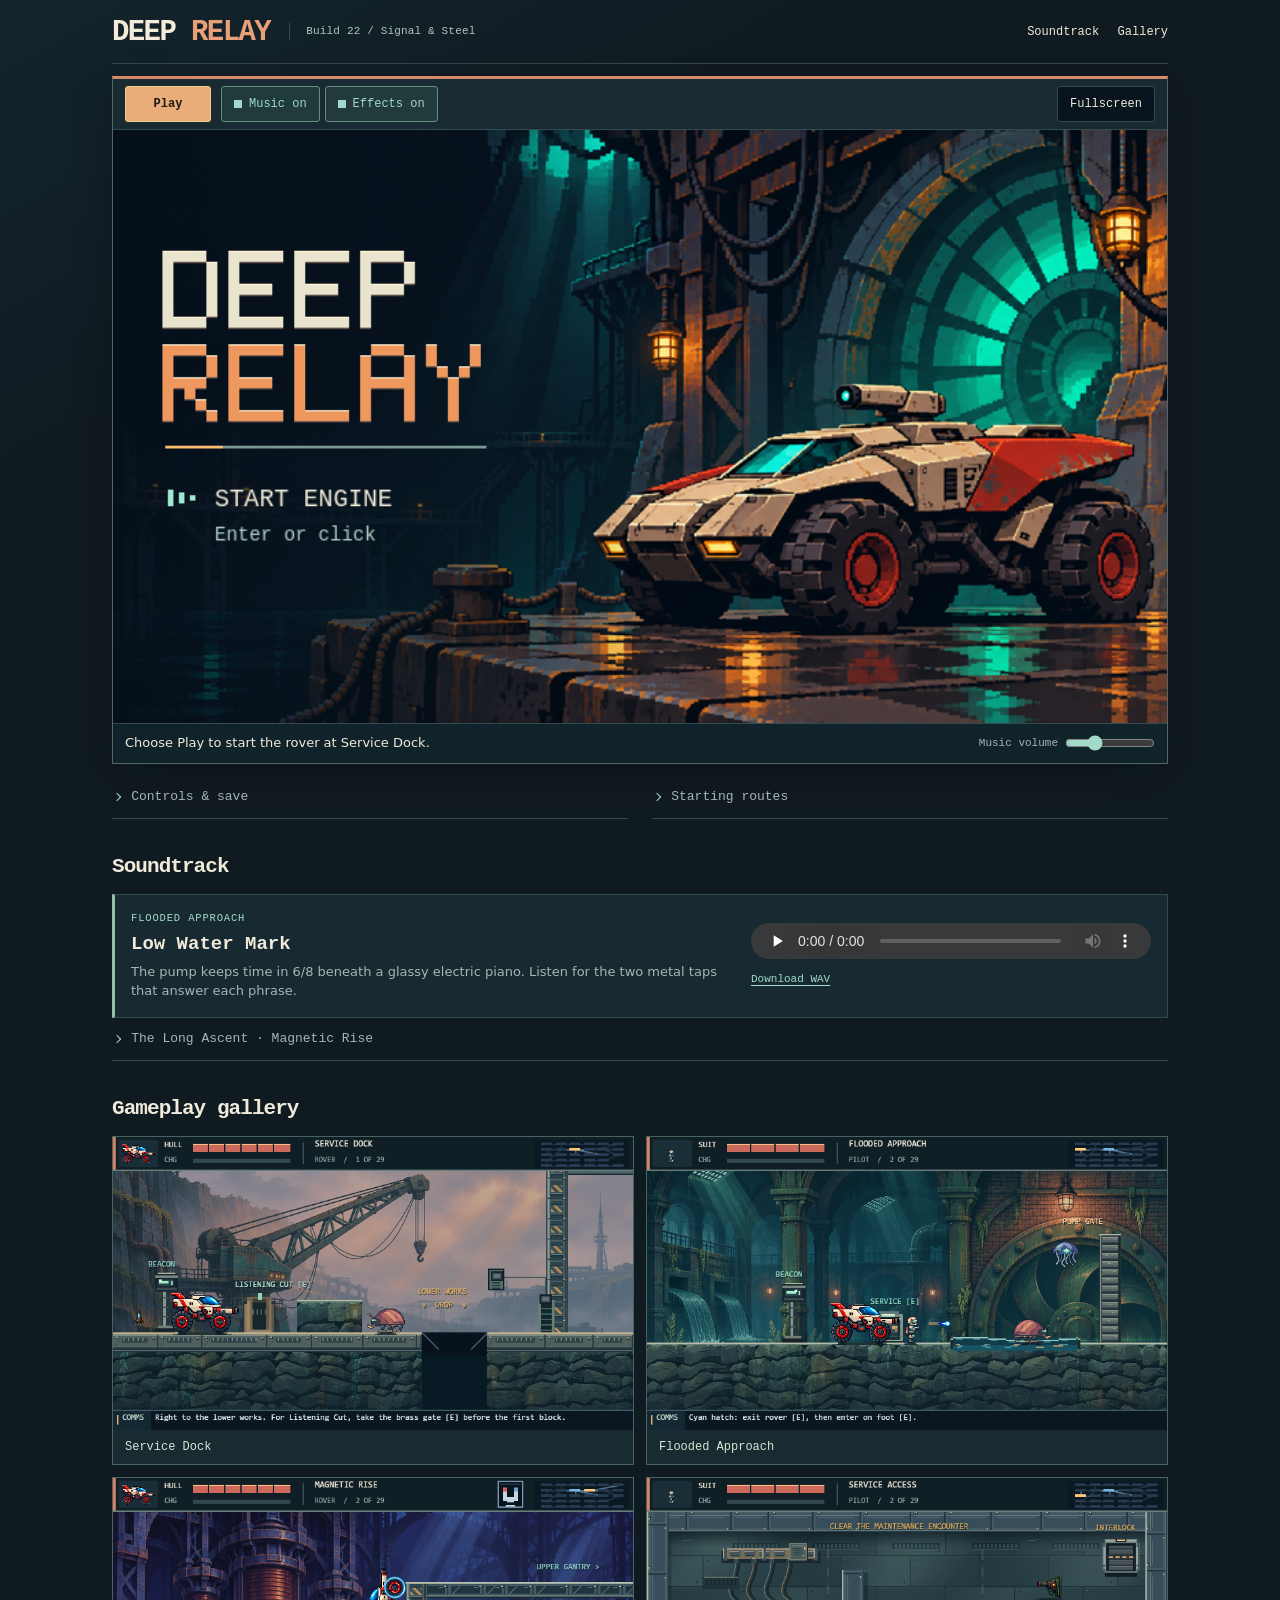
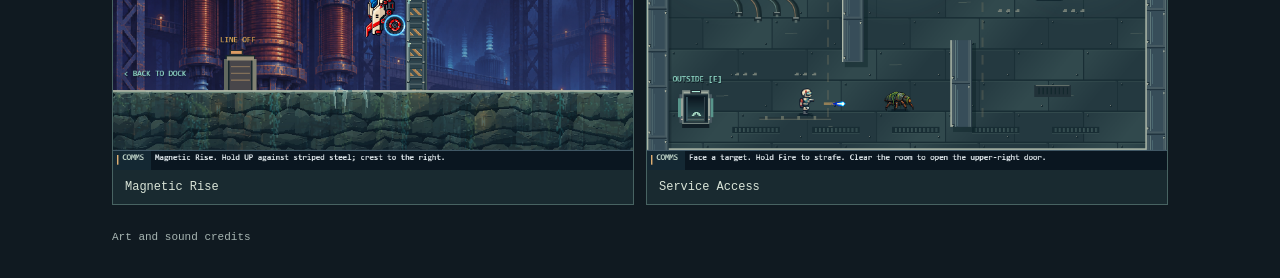
<file: index.html>
<!doctype html>
<html lang="en">
<head>
  <meta charset="utf-8">
  <meta name="viewport" content="width=device-width,initial-scale=1">
  <meta name="robots" content="noindex,nofollow,noarchive">
  <title>Deep Relay | Build 22 / Signal &amp; Steel</title>
  <link rel="icon" href="data:,">
  <link rel="stylesheet" href="prototype/style.css?v=22s">
</head>
<body data-build="22">
  <header class="masthead">
    <h1><a class="wordmark" href="#play">Deep <span>Relay</span></a></h1>
    <span class="tag" id="build-version">Build 22 / Signal &amp; Steel</span>
    <nav aria-label="On this page"><a href="#soundtrack">Soundtrack</a><a href="#art">Gallery</a></nav>
  </header>
  <main>
    <section class="play-layout" id="play" aria-label="Playable game">
      <div class="game-shell">
        <div class="game-toolbar">
          <button id="pause" type="button">Play</button>
          <div class="sound-switches" role="group" aria-label="Game audio">
            <button id="music" type="button" aria-pressed="true">Music on</button>
            <button id="sound" type="button" aria-pressed="true">Effects on</button>
          </div>
          <button id="fullscreen" type="button">Fullscreen</button>
        </div>
        <canvas id="game" width="768" height="432" tabindex="0" aria-label="Deep Relay game. Press Enter or click to play. Use the touch controls, or use arrow keys to move, Space to jump, J to fire and E to interact. Full controls follow the game."></canvas>
        <div id="touch-controls" class="touch-panel" role="group" aria-label="Touch game controls">
          <div class="touch-dpad" role="group" aria-label="Movement and aim">
            <button type="button" data-action="up" aria-label="Move or aim up">▲</button>
            <button type="button" data-action="left" aria-label="Move left">◀</button>
            <span class="pad-center" aria-hidden="true"></span>
            <button type="button" data-action="right" aria-label="Move right">▶</button>
            <button type="button" data-action="down" aria-label="Move down">▼</button>
          </div>
          <div class="touch-utility" role="group" aria-label="Navigation and equipment">
            <button type="button" data-action="map">Map</button>
            <button type="button" data-action="repeater" hidden>Repeater</button>
          </div>
          <div class="touch-actions" role="group" aria-label="Actions">
            <button type="button" data-action="charge">Charge</button>
            <button type="button" data-action="jump">Jump</button>
            <button type="button" data-action="use">Use</button>
            <button type="button" data-action="fire">Fire</button>
          </div>
        </div>
        <noscript><p>Enable JavaScript to play Deep Relay.</p></noscript>
        <div class="game-caption">
          <span id="status" role="status">Press Enter or choose Play to begin.</span>
          <div class="volume-control">
            <label for="music-volume">Music volume</label>
            <input id="music-volume" type="range" min="0" max="100" value="30">
          </div>
        </div>
      </div>
      <aside class="field-notes" aria-label="Game guide">
        <details>
          <summary>Controls &amp; save</summary>
          <div class="guide-body">
            <table>
              <caption class="visually-hidden">Keyboard and standard controller bindings</caption>
              <thead><tr><th scope="col">Action</th><th scope="col">Keyboard</th><th scope="col">Controller</th></tr></thead>
              <tbody>
                <tr><th scope="row">Move / aim</th><td>WASD or arrows</td><td>Stick or D-pad</td></tr>
                <tr><th scope="row">Jump</th><td>Space</td><td>A</td></tr>
                <tr><th scope="row">Fire</th><td>J or Z</td><td>X</td></tr>
                <tr><th scope="row">Charge shot</th><td>Hold K, release</td><td>Hold Y, release</td></tr>
                <tr><th scope="row">Board / interact</th><td>E</td><td>B</td></tr>
                <tr><th scope="row">Place repeater</th><td>Q</td><td>Left bumper</td></tr>
                <tr><th scope="row">Map</th><td>M</td><td>View</td></tr>
                <tr><th scope="row">Pause</th><td>P or Esc</td><td>Start</td></tr>
                <tr><th scope="row">Recover to beacon</th><td>R</td><td>Keyboard R</td></tr>
              </tbody>
            </table>
            <p>On a touchscreen, use the left pad to move or aim. Hold Fire to keep firing, hold and release Charge for a charged shot, and tap Use to interact. Hold Up to aim high or to climb striped steel with magnetic wheels. On foot indoors, hold Fire to strafe while aiming in one direction.</p>
            <p id="controller-status">Keyboard ready. Press a controller button to connect.</p>
            <p id="save-status">Progress saves at beacons and upgrades.</p>
            <div class="session-reset">
              <button class="touch-recover" type="button" id="touch-recover">Return to beacon</button>
              <button type="button" id="restart" aria-describedby="reset-info">New run</button>
              <small id="reset-info">Replaces this browser's saved game.</small>
            </div>
          </div>
        </details>
        <details>
          <summary>Starting routes</summary>
          <div class="guide-body">
            <h2>Down to the pumps</h2>
            <p>From Service Dock, jump the first block and drop down the marked shaft. Park beside the cyan hatch in Flooded Approach, exit the rover and enter on foot.</p>
            <h2>Up to Magnetic Rise</h2>
            <p>Install the magnetic wheels at the Pump Control console and return to the rover. Drive right through Drain Channel to Service Dock. Hold Up against the striped wall and take the upper-right exit to Magnetic Rise.</p>
            <h2>Crane Dock prototype</h2>
            <p>Lower the winch, fit the suspension coil, and jump to the powered sorter for a return ride to the pump. <a href="prototype/deep-relay-crane-dock.html">Enter Crane Dock</a>. This standalone annex keeps its own save.</p>
            <h2>Into the sound works</h2>
            <p>For the optional route, stop at the marked gate before the first block at Service Dock. Press E or controller B in the rover. In Listening Cut, fire beneath the rail and watch what turns toward you.</p>
          </div>
        </details>
      </aside>
    </section>
    <section class="soundtrack-section" id="soundtrack" aria-label="Soundtrack"><h2>Soundtrack</h2><article class="track lead-track" data-release-card>
        <div class="track-copy">
          <p class="eyebrow">Flooded Approach</p>
          <h3>Low Water Mark</h3>
          <p>The pump keeps time in 6/8 beneath a glassy electric piano. Listen for the two metal taps that answer each phrase.</p>
        </div>
        <div class="track-player">
          <audio data-release-audition controls preload="none" src="audio/low-water-mark.wav" aria-label="Low Water Mark"></audio>
          <a href="audio/low-water-mark.wav" download>Download WAV</a>
        </div>
      </article>
      <details class="archive"><summary>The Long Ascent · Magnetic Rise</summary>
        <div class="track"><audio controls preload="none" src="audio/deep-relay-score20.mp3" aria-label="The Long Ascent"></audio></div>
      </details>
    </section>
    <section class="art-section" id="art" data-release-gallery aria-label="Gameplay gallery">
      <h2>Gameplay gallery</h2>
      <div class="art-grid">
        <figure><a href="art/screenshots/service-dock22.png"><img src="art/screenshots/service-dock22.png" alt="The rover at the Service Dock beneath a salvage crane" width="768" height="432" loading="lazy"></a><figcaption>Service Dock</figcaption></figure>
        <figure><a href="art/screenshots/flooded-approach22.png"><img src="art/screenshots/flooded-approach22.png" alt="The pilot and parked rover at the flooded pump station" width="768" height="432" loading="lazy"></a><figcaption>Flooded Approach</figcaption></figure>
        <figure><a href="art/screenshots/magnetic-rise22.png"><img src="art/screenshots/magnetic-rise22.png" alt="The rover beside the climbing wall in Magnetic Rise" width="768" height="432" loading="lazy"></a><figcaption>Magnetic Rise</figcaption></figure>
        <figure><a href="art/screenshots/service-access22.png"><img src="art/screenshots/service-access22.png" alt="The pilot inside the Service Access relay" width="768" height="432" loading="lazy"></a><figcaption>Service Access</figcaption></figure>
      </div>
    </section>
    <footer><a href="credits.html">Art and sound credits</a></footer>
  </main>
  <script src="prototype/touch.js?v=22s"></script>
  <script src="prototype/input.js?v=22s"></script>
  <script src="prototype/core.js?v=22s"></script>
  <script src="audio/offline-samples.js?v=22s"></script>
  <script src="prototype/audio.js?v=22s"></script>
  <script src="prototype/music.js?v=22s"></script>
  <script src="prototype/sprites.js?v=22s"></script>
  <script src="prototype/environment.js?v=22s"></script>
  <script src="prototype/hud.js?v=22s"></script>
  <script src="prototype/weaponfx.js?v=22s"></script>
  <script src="prototype/game.js?v=22s"></script>
</body>
</html>
</file>
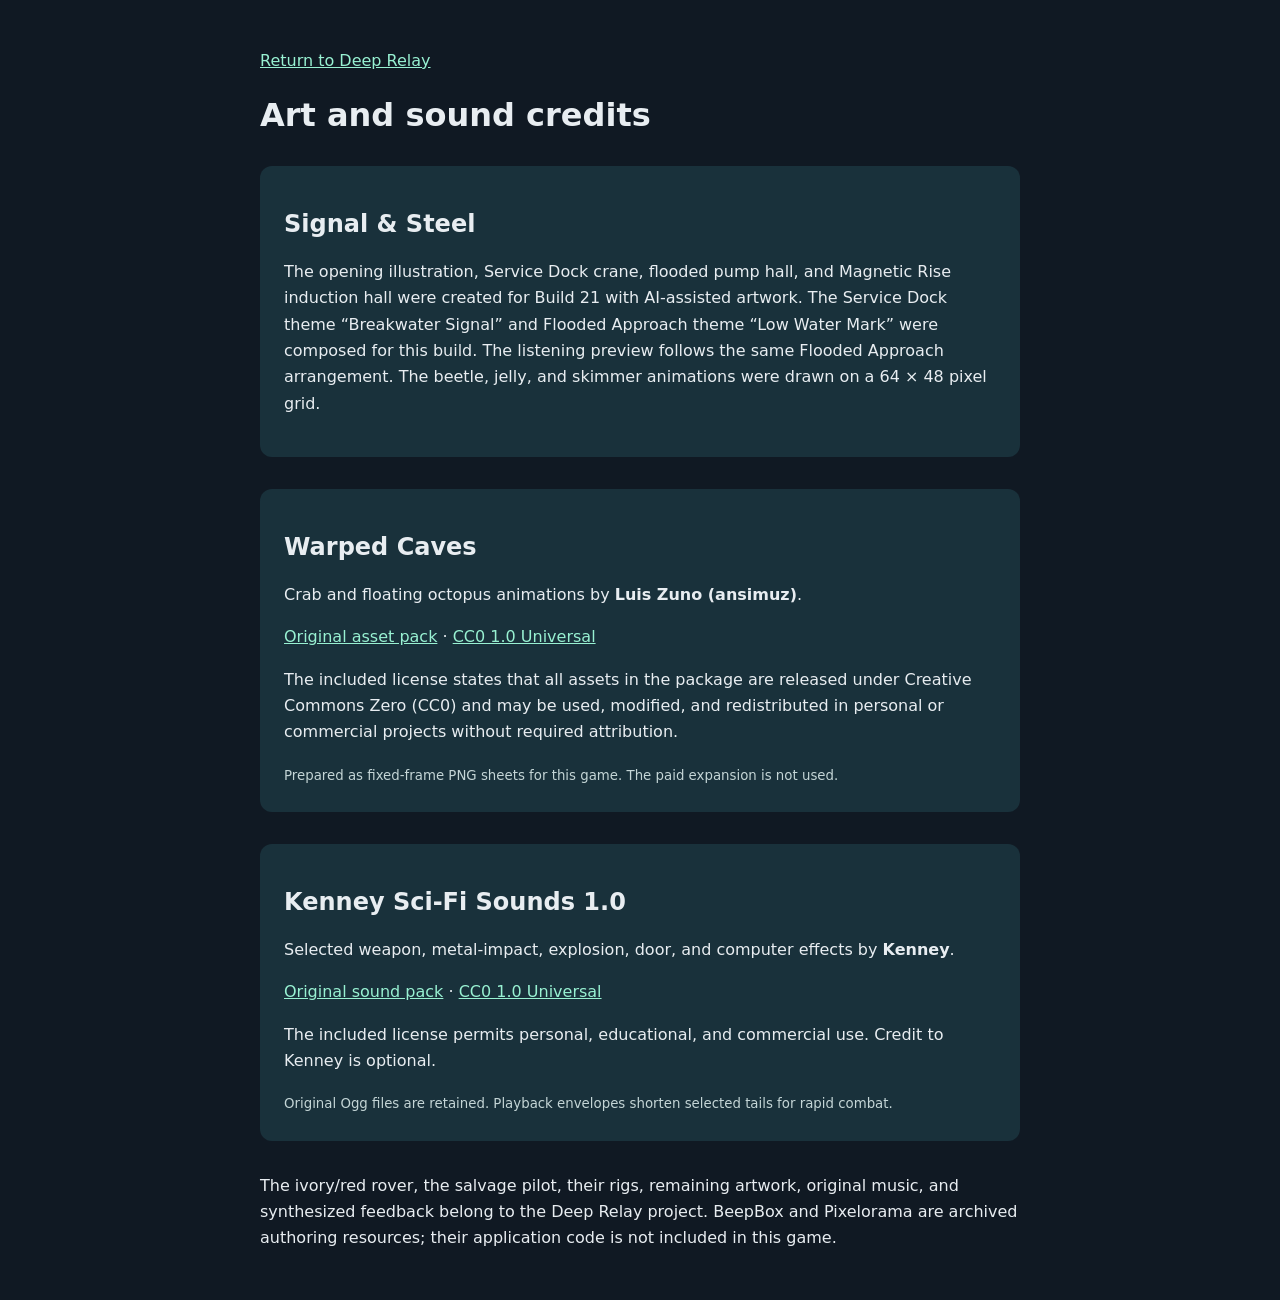
<file: credits.html>
<!doctype html>
<html lang="en"><head><meta charset="utf-8"><meta name="viewport" content="width=device-width,initial-scale=1"><title>Deep Relay | Art and Sound Credits</title>
<style>body{max-width:760px;margin:48px auto;padding:0 24px;background:#101923;color:#e8edf1;font:16px/1.65 system-ui,sans-serif}a{color:#98f1d2}h1,h2{line-height:1.2}section{margin:32px 0;padding:24px;background:#19313b;border-radius:12px}small{color:#c4d5d6}</style></head>
<body><a href="index.html">Return to Deep Relay</a><h1>Art and sound credits</h1>
<section><h2>Signal &amp; Steel</h2><p>The opening illustration, Service Dock crane, flooded pump hall, and Magnetic Rise induction hall were created for Build 21 with AI-assisted artwork. The Service Dock theme “Breakwater Signal” and Flooded Approach theme “Low Water Mark” were composed for this build. The listening preview follows the same Flooded Approach arrangement. The beetle, jelly, and skimmer animations were drawn on a 64 × 48 pixel grid.</p></section>
<section><h2>Warped Caves</h2><p>Crab and floating octopus animations by <strong>Luis Zuno (ansimuz)</strong>.</p><p><a href="https://ansimuz.itch.io/warped-caves">Original asset pack</a> · <a href="https://creativecommons.org/publicdomain/zero/1.0/">CC0 1.0 Universal</a></p>
<p>The included license states that all assets in the package are released under Creative Commons Zero (CC0) and may be used, modified, and redistributed in personal or commercial projects without required attribution.</p><small>Prepared as fixed-frame PNG sheets for this game. The paid expansion is not used.</small></section>
<section><h2>Kenney Sci-Fi Sounds 1.0</h2><p>Selected weapon, metal-impact, explosion, door, and computer effects by <strong>Kenney</strong>.</p><p><a href="https://kenney.nl/assets/sci-fi-sounds">Original sound pack</a> · <a href="https://creativecommons.org/publicdomain/zero/1.0/">CC0 1.0 Universal</a></p>
<p>The included license permits personal, educational, and commercial use. Credit to Kenney is optional.</p><small>Original Ogg files are retained. Playback envelopes shorten selected tails for rapid combat.</small></section>
<p>The ivory/red rover, the salvage pilot, their rigs, remaining artwork, original music, and synthesized feedback belong to the Deep Relay project. BeepBox and Pixelorama are archived authoring resources; their application code is not included in this game.</p></body></html>
</file>
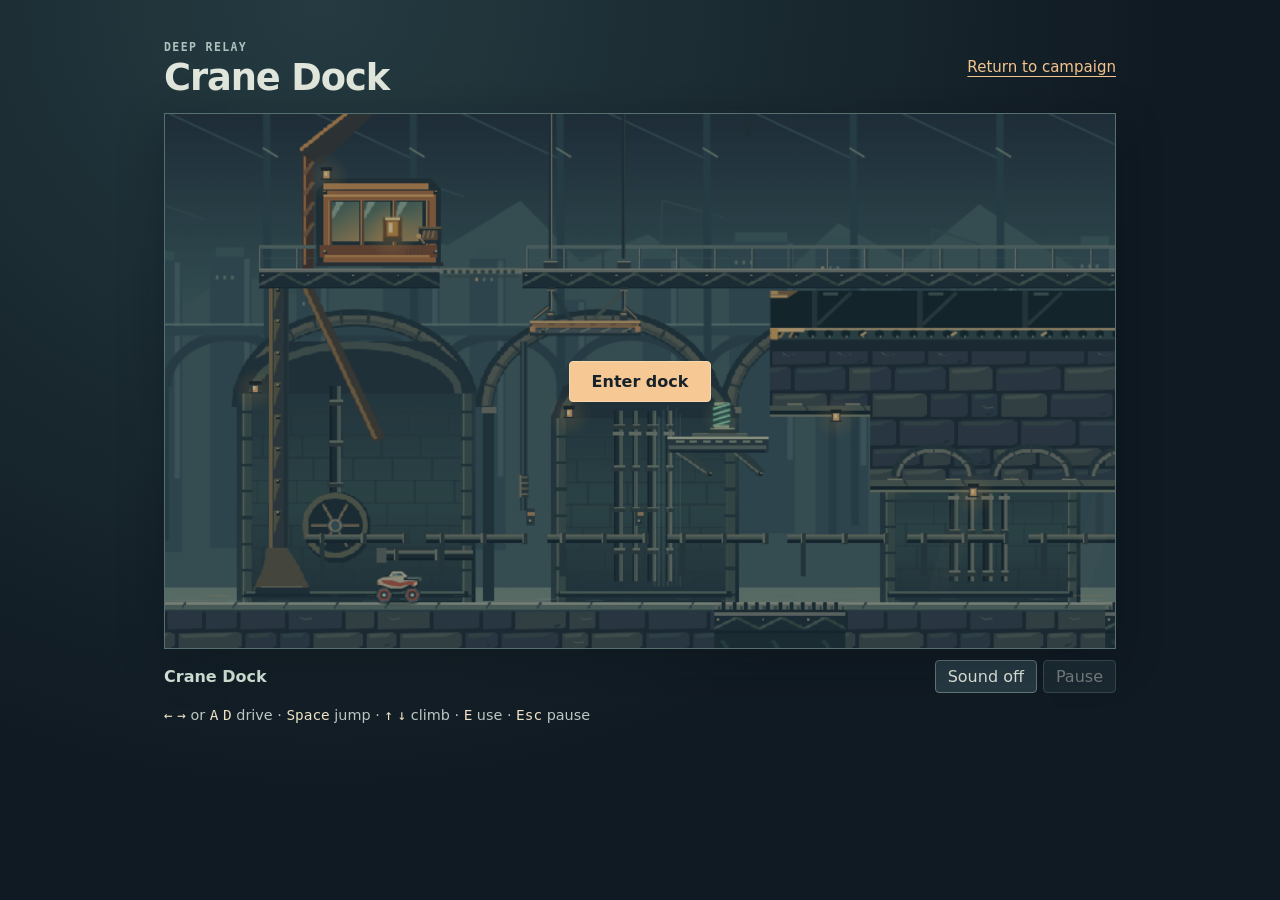
<file: prototype/deep-relay-crane-dock.html>
<!doctype html>
<html lang="en">
<head>
  <meta charset="utf-8">
  <meta name="viewport" content="width=device-width, initial-scale=1">
  <meta name="theme-color" content="#101c24">
  <title>Crane Dock | Deep Relay</title>
  <style>
*{box-sizing:border-box}
:root{color-scheme:dark;font-family:system-ui,sans-serif;background:#101a22;color:#e0e6dc}
body{margin:0;background:radial-gradient(ellipse at 25% 0%,#253b41 0%,#101a22 62%);min-height:100vh}
main{width:min(1024px,100%);margin:auto;padding:clamp(12px,3vw,36px)}
header,.strip,.options,.touch,.touch>div{display:flex;align-items:center;gap:12px}
header,.strip,.touch{justify-content:space-between} header{margin-bottom:16px}
.series{font:600 .72rem ui-monospace,monospace;letter-spacing:.12em;text-transform:uppercase;color:#adc2bc}
h1{margin:3px 0 0;font-size:clamp(1.5rem,4vw,2.3rem);line-height:1.06;letter-spacing:-.03em}
a{color:#f4c48d;text-underline-offset:.24em;font-size:.94rem}
.frame{position:relative;overflow:hidden;background:#142229;border:1px solid #57706d;box-shadow:0 12px 42px #070e154f}
canvas{display:block;width:100%;height:auto;aspect-ratio:16/9;background:#13232d;touch-action:none}
.overlay{position:absolute;inset:0;display:grid;place-items:center;background:#0c171c55}
.overlay[hidden]{display:none}
button{font:inherit;color:#e3e9df;border:1px solid #627875;border-radius:4px;background:#263942;padding:6px 12px;cursor:pointer}
button:disabled{opacity:.45;cursor:auto}
#play{padding:10px 22px;color:#17232a;background:#f6c894;border-color:#f8d7ae;font-weight:700}
:focus-visible{outline:3px solid #f6c894;outline-offset:2px}canvas:focus-visible{outline-offset:-4px}
.strip{min-height:54px;gap:8px}#status{font-weight:550;color:#d8e8db}.options{gap:6px;flex-shrink:0}
#keys{margin:0;color:#bac8c4;line-height:1.8;font-size:.9rem}kbd{font-family:ui-monospace,monospace;color:#eee1c4}
.touch{display:none}.touch button{min-height:44px;min-width:40px;touch-action:none;user-select:none}.touch>div{gap:4px}
@media (pointer:coarse),(max-width:660px){.touch{display:flex;margin:0 0 10px}.touch button{padding:5px 9px}}
@media(max-width:480px){.strip{align-items:flex-start;padding:8px 0}.options button{padding:5px 8px}#keys{font-size:.8rem}}
  </style>
</head>
<body>
  <main>
    <header><div><span class="series">Deep Relay</span><h1>Crane Dock</h1></div><a id="return" href="../index.html">Return to campaign</a></header>
    <div class="frame" id="frame">
      <canvas id="dock" width="768" height="432" tabindex="0" aria-label="Crane Dock scrolling rover area" aria-describedby="keys"></canvas>
      <div class="overlay" id="overlay"><button id="play" type="button">Enter dock</button></div>
    </div>
    <div class="strip"><span id="status" role="status" aria-live="polite">Crane Dock</span><div class="options"><button id="audio" type="button" aria-pressed="false">Sound off</button><button id="pause" type="button" disabled>Pause</button></div></div>
    <div class="touch" aria-label="Rover controls"><div><button type="button" data-control="left" aria-label="Left">◀</button><button type="button" data-control="right" aria-label="Right">▶</button></div><div><button type="button" data-control="up" aria-label="Climb up">▲</button><button type="button" data-control="down" aria-label="Climb down">▼</button><button type="button" data-control="jump">Jump</button><button type="button" data-control="action">Use</button></div></div>
    <p id="keys"><kbd>←</kbd> <kbd>→</kbd> or <kbd>A</kbd> <kbd>D</kbd> drive · <kbd>Space</kbd> jump · <kbd>↑</kbd> <kbd>↓</kbd> climb · <kbd>E</kbd> use · <kbd>Esc</kbd> pause</p>
  </main>
  <script>
/* Dockward scrolling annex. Positions and velocities are world units and units per second. */
(function(root,factory){
  const api=factory();
  if(typeof module==="object"&&module.exports)module.exports=api;
  if(root)root.DockwardModel=api;
})(typeof globalThis==="object"?globalThis:this,function createDockwardModel() {
  'use strict';
  const width=1120, height=440, viewWidth=384, viewHeight=216;
  const deckY=214, floorY=392, wallX=1056, ladderX=168;
  const crestEnd=992, wheelSpeed=115;
  const lift=Object.freeze({x:194,w:59,raised:242,lowered:347});
  const serviceLedge=Object.freeze({x:267,y:304,w:54,h:8,kind:'serviceLedge'});
  const sorter=Object.freeze({x:322,y:246,w:586,h:6,kind:'sorter'});
  const serviceCoil=Object.freeze({x:296,y:serviceLedge.y});
  const landmarks=Object.freeze({
    lift,serviceLedge,serviceCoil,sorter,sorterBell:Object.freeze({x:sorter.x+sorter.w-68}),
    cab:{x:121,y:deckY}, ladder:{x:ladderX,y:deckY,bottom:floorY},
    pump:{x:948,y:floorY}, rail:{x:wallX,y:deckY,bottom:floorY}, start:{x:112,y:floorY}
  });
  const solids=[
    {x:0,y:floorY,w:width,h:height-floorY,kind:'floor'},
    {x:50,y:deckY,w:96,h:12,kind:'catwalk'},
    {x:146,y:deckY,w:44,h:12,kind:'hatch'},
    {x:190,y:deckY,w:826,h:12,kind:'catwalk'},
    {x:322,y:252,w:53,h:40,kind:'shoulder'},
    {x:375,y:252,w:325,h:80,kind:'vault'},
    {x:700,y:252,w:56,h:40,kind:'shoulder'},
    {x:wallX,y:196,w:32,h:196,kind:'magneticWall'},
    serviceLedge,sorter
  ];
  for(const solid of solids)Object.freeze(solid);
  Object.freeze(solids);
  const clamp=(n,lo,hi)=>Math.max(lo,Math.min(hi,n));
  const overlaps=(a,b)=>a.x<b.x+b.w&&a.x+a.w>b.x&&a.y<b.y+b.h&&a.y+a.h>b.y;
  function create(saved){
    const old=saved?.flags||saved||{}, shortcut=old.shortcut===true;
    const flags={magnet:shortcut||old.magnet===true,shortcut};
    if(shortcut&&old.serviceCoil===true)flags.serviceCoil=true;
    return {
      flags,liftY:shortcut?lift.lowered:lift.raised,
      p:{x:landmarks.start.x,y:floorY-17,w:24,h:17,vx:0,vy:0,face:1,onGround:true,climbing:''},
      camera:{x:0,y:132,zoom:.76},time:0,event:'',
      heldJump:false,heldAction:false,jumpBuffer:0,coyoteTime:.08
    };
  }
  function snapshot(state){
    // The new upgrade is additive; a v1 cab save already has its crane cable released.
    return {version:1,flags:{...state.flags}};
  }
  function nearFloorPoint(p,point,reach){
    return Math.abs(p.x+p.w/2-point.x)<=reach&&Math.abs(p.y+p.h-point.y)<=10;
  }
  function nearWall(p){
    const gap=wallX-(p.x+p.w);
    return gap>=-.01&&gap<=9&&p.y+p.h>deckY+1&&p.y<floorY;
  }
  function prompt(state){
    const p=state.p,f=state.flags;
    if(p.climbing==='crest')return '';
    if(p.climbing==='wall')return 'Hold up to crest the rail';
    if(p.climbing==='ladder')return 'Up / down to climb';
    if(nearFloorPoint(p,landmarks.cab,34))return f.shortcut?'Crane winch released':'Use the winch to lower the service lift and ladder';
    if(nearFloorPoint(p,serviceCoil,27)&&f.serviceCoil)return 'Suspension coil installed';
    if(f.shortcut&&nearFloorPoint(p,landmarks.ladder,21))return 'Down to take the return ladder';
    if(f.shortcut&&nearFloorPoint(p,{x:ladderX,y:floorY},22))return 'Up to take the return ladder';
    if(nearFloorPoint(p,landmarks.pump,36))return f.magnet?'Magnetic wheels online':'Use the pump console to power the magnetic wheels';
    if(nearWall(p))return f.magnet?'Hold up against the magnetic rail':'Magnetic rail offline';
    return '';
  }
  function cue(s,name){
    if(s.event==='power'||s.event==='shortcut'||s.event==='serviceCoil')return;
    if(s.event!=='liftDock'||name==='serviceCoil')s.event=name;
  }
  function use(s){
    const p=s.p;
    if(!s.flags.magnet&&nearFloorPoint(p,landmarks.pump,36)){
      s.flags.magnet=true;cue(s,'power');
    }else if(!s.flags.shortcut&&nearFloorPoint(p,landmarks.cab,34)){
      s.flags.shortcut=true;cue(s,'shortcut');
    }
  }
  function overLift(p){
    return p.x<lift.x+lift.w&&p.x+p.w>lift.x;
  }
  function lowerLift(s,dt){
    if(!s.flags.shortcut||s.liftY>=lift.lowered)return;
    const p=s.p,old=s.liftY;
    s.liftY=Math.min(lift.lowered,old+48*dt);
    if(p.onGround&&!p.climbing&&overLift(p)&&Math.abs(p.y+p.h-old)<.01)p.y+=s.liftY-old;
    if(s.liftY===lift.lowered)cue(s,'liftDock');
  }
  function moveX(p,dt){
    const dx=p.vx*dt;
    if(!dx)return;
    const old=p.x;
    p.x=clamp(p.x+dx,0,width-p.w);
    for(const block of solids){
      if(!overlaps(p,block))continue;
      if(dx>0&&old+p.w<=block.x+.001)p.x=Math.min(p.x,block.x-p.w);
      if(dx<0&&old>=block.x+block.w-.001)p.x=Math.max(p.x,block.x+block.w);
      p.vx=0;
    }
  }
  function moveY(s,dt){
    const p=s.p,old=p.y,dy=p.vy*dt,wasGround=p.onGround,impact=p.vy;
    p.y+=dy;p.onGround=false;    for(const block of solids){
      if(!overlaps(p,block))continue;
      if(dy>0&&old+p.h<=block.y+.001){
        p.y=block.y-p.h;p.onGround=true;p.vy=0;
      }else if(dy<0&&old>=block.y+block.h-.001){
        p.y=block.y+block.h;p.vy=0;
      }
    }
    // Only the top of the suspended grating carries weight. The road below stays traversable.
    if(dy>0&&overLift(p)&&old+p.h<=s.liftY+.001&&p.y+p.h>=s.liftY){
      p.y=s.liftY-p.h;p.vy=0;p.onGround=true;
    }
    if(p.onGround&&!wasGround&&impact>130)cue(s,'land');
  }
  function rail(s,input,dt){
    const p=s.p;
    if(p.climbing==='crest'){
      p.vx=-wheelSpeed;p.x=Math.max(crestEnd,p.x-wheelSpeed*dt);p.face=-1;
      if(p.x<=crestEnd){p.climbing='';p.onGround=true;p.vx=0;s.coyoteTime=.08;}
      return;
    }
    const vert=Number(!!input.down)-Number(!!input.up);
    p.vx=0;p.vy=vert*88;
    p.y=clamp(p.y+p.vy*dt,deckY-p.h,floorY-p.h);
    if(vert<0&&p.y<=deckY-p.h){
      p.climbing='crest';p.vy=0;
    }else if(vert>0&&p.y>=floorY-p.h){
      p.climbing='';p.onGround=true;p.vy=0;
    }else if(input.left&&!input.up&&!input.down){
      p.climbing='';p.vx=-wheelSpeed*.75;p.vy=0;
    }
  }
  function ladder(s,input,dt){
    const p=s.p,vert=Number(!!input.down)-Number(!!input.up);
    p.vx=0;p.vy=vert*82;
    p.y=clamp(p.y+p.vy*dt,deckY-p.h,floorY-p.h);
    if((vert<0&&p.y===deckY-p.h)||(vert>0&&p.y===floorY-p.h)){
      p.climbing='';p.vy=0;p.onGround=true;s.coyoteTime=.08;
    }
  }
  function substep(s,input,dt){
    const p=s.p;
    lowerLift(s,dt);
    if(!p.climbing){
      const lower=nearFloorPoint(p,{x:ladderX,y:floorY},19);
      const upper=nearFloorPoint(p,landmarks.ladder,19);
      if(s.flags.shortcut&&((input.up&&!input.down&&lower)||(input.down&&!input.up&&upper))){
        p.climbing='ladder';p.x=ladderX-p.w/2;p.onGround=false;s.jumpBuffer=0;cue(s,'climb');
      }else if(s.flags.magnet&&input.up&&!input.down&&nearWall(p)){
        p.climbing='wall';p.x=wallX-p.w;p.face=1;p.onGround=false;s.jumpBuffer=0;cue(s,'climb');
      }
    }
    if(p.climbing==='ladder')ladder(s,input,dt);
    else if(p.climbing)rail(s,input,dt);
    else{
      const direction=Number(!!input.right)-Number(!!input.left);
      if(direction)p.face=direction;
      // The powered rollers carry freight east to the pump unloading bay.
      const onSorter=p.onGround && Math.abs(p.y+p.h-sorter.y)<.01 &&
        p.x+p.w>sorter.x && p.x<sorter.x+sorter.w;
      const beltSpeed=onSorter && s.flags.magnet ? 170 : 0;
      const target=direction*wheelSpeed+beltSpeed,difference=target-p.vx;
      const accel=(direction?730:900)*dt;
      p.vx+=clamp(difference,-accel,accel);
      s.coyoteTime=p.onGround?.08:Math.max(0,s.coyoteTime-dt);
      if(s.jumpBuffer>0&&s.coyoteTime>0){
        p.vy=s.flags.serviceCoil?-253:-221;p.onGround=false;s.coyoteTime=0;s.jumpBuffer=0;cue(s,'jump');
      }
      s.jumpBuffer=Math.max(0,s.jumpBuffer-dt);
      const oldNose=p.x+p.w;
      moveX(p,dt);p.vy=Math.min(360,p.vy+480*dt);moveY(s,dt);
      const trip=landmarks.sorterBell.x;
      if(beltSpeed && oldNose<trip && p.x+p.w>=trip)cue(s,'sorterBell');
    }
    if(s.flags.shortcut&&!s.flags.serviceCoil&&p.onGround&&
       Math.abs(p.y+p.h-serviceLedge.y)<.01&&Math.abs(p.x+p.w/2-serviceCoil.x)<17){
      s.flags.serviceCoil=true;cue(s,'serviceCoil');
    }
    const cam=s.camera;
    // Frame the cab and the road together, even on the return trip upstairs.
    const open=clamp((p.x-180)/245,0,1);
    const blend=open*open*(3-2*open);
    cam.zoom+=(.76+.24*blend-cam.zoom)*(1-Math.exp(-5*dt));
    const frameW=viewWidth/cam.zoom,frameH=viewHeight/cam.zoom;
    const targetX=clamp(p.x+p.w/2-frameW*.5+(p.climbing?0:p.vx*.40),0,width-frameW);
    const feet=p.y+p.h;
    const followY=feet-frameH*.72;
    // Look down the unloading shaft before the belt takes the rover over its lip.
    const approach=clamp((p.x-(sorter.x+sorter.w-246))/142,0,1);
    const bay=clamp((wallX-40-p.x)/50,0,1);
    const shaft=approach*bay*clamp((feet-deckY)/(sorter.y-deckY),0,1);
    const trackedY=followY+shaft*Math.max(0,floorY+14-frameH-followY);
    const targetY=clamp(132+(trackedY-132)*blend,0,height-frameH);
    cam.x=clamp(cam.x+(targetX-cam.x)*(1-Math.exp(-5*dt)),0,width-frameW);
    cam.y=clamp(cam.y+(targetY-cam.y)*(1-Math.exp(-6*dt)),0,height-frameH);
    s.time+=dt;
  }
  function step(s,input={},elapsed=1/60){
    s.event='';
    if(!Number.isFinite(elapsed)||elapsed<=0)return s;
    if(input.jump&&!s.heldJump)s.jumpBuffer=.10;
    if(input.action&&!s.heldAction)use(s);
    s.heldJump=!!input.jump;s.heldAction=!!input.action;
    const dt=Math.min(.10,elapsed),ticks=Math.ceil(dt*120);
    for(let i=0;i<ticks;i++)substep(s,input,dt/ticks);
    return s;
  }
  return Object.freeze({width,height,viewWidth,viewHeight,solids,landmarks,create,step,snapshot,prompt});
});
  </script>
  <script>
(function(root){
  const api=(function dockPaint(){
  'use strict';
  const W=1120,H=440,VW=384,VH=216;
  const beds=[['#344753','#40565c','#52635f'],['#384754','#415556','#4a5d5c'],['#435356','#586762','#67726a']];
  const round=Math.round;
  let backing=null;
  function box(c,x,y,w,h,ink){c.fillStyle=ink;c.fillRect(x,y,w,h);}
  function bar(c,x,y,xx,yy,ink,weight=1){c.strokeStyle=ink;c.lineWidth=weight;c.beginPath();c.moveTo(x,y);c.lineTo(xx,yy);c.stroke();}
  function face(c,points,ink){c.fillStyle=ink;c.beginPath();c.moveTo(points[0][0],points[0][1]);for(let i=1;i<points.length;i++)c.lineTo(points[i][0],points[i][1]);c.closePath();c.fill();}
  function oval(c,x,y,rx,ry,ink){c.fillStyle=ink;c.beginPath();c.ellipse(x,y,rx,ry,0,0,Math.PI*2);c.fill();}
  function ring(c,x,y,rx,ry,ink,weight=1){c.strokeStyle=ink;c.lineWidth=weight;c.beginPath();c.ellipse(x,y,rx,ry,0,0,Math.PI*2);c.stroke();}
  function arch(c,x,y,rx,ry,ink,weight){c.strokeStyle=ink;c.lineWidth=weight;c.beginPath();c.ellipse(x,y,rx,ry,0,Math.PI,2*Math.PI);c.stroke();}
  function hash(a,b){let n=Math.imul(a+71,0x1b873593)^Math.imul(b+41,0x5bd1e995);n=Math.imul(n^(n>>>16),0x45d9f3b);return (n^(n>>>16))>>>0;}
  function gradient(c,x,y,xx,yy,stops){const q=c.createLinearGradient(x,y,xx,yy);for(const [at,ink] of stops)q.addColorStop(at,ink);return q;}
  function halo(c,x,y,r,center){const q=c.createRadialGradient(x,y,1,x,y,r);q.addColorStop(0,center);q.addColorStop(1,'rgba(244,179,97,0)');box(c,x-r,y-r,2*r,2*r,q);}
  function bolt(c,x,y){box(c,x,y,2,1.5,'#243339');box(c,x+.5,y-.5,1,1,'#a09c83');}
  function lamp(c,x,y,lit=true){
    if(lit)halo(c,x,y+3,12,'rgba(247,173,78,.18)');
    box(c,x-3,y-2,6,2,'#222e32');box(c,x-2.5,y,5,5,'#485155');
    box(c,x-1.5,y+.5,3,3.5,lit?'#eeb676':'#6a675b');if(lit)box(c,x-1,y+1,1,2,'#fff0ae');
    box(c,x-3,y+4,6,1,'#29373b');
  }
  function pipe(c,x,y,length,vertical,radius=3){
    c.save();c.translate(x,y);if(vertical)c.rotate(Math.PI/2);
    box(c,0,-radius,length,radius*2,'#24383e');box(c,0,-radius,length,1,'#7b8274');
    box(c,0,1-radius,length,1,'#586d68');box(c,0,radius-1,length,1,'#192b35');
    for(let i=7;i<length-2;i+=22){box(c,i,-radius-1,3,2*radius+2,'#37484b');box(c,i,-radius-1,1,2*radius+1,'#7d887a');}
    c.restore();
  }
  function distant(c,cx,cy,zoom){
    box(c,0,0,VW,VH,gradient(c,0,0,0,VH,[[0,'#273947'],[.33,'#426468'],[.72,'#648b83'],[1,'#8a9989']]));
    c.save();c.scale(zoom,zoom);c.translate(-round(cx*.18),-round(cy*.14));
    face(c,[[-10,132],[38,102],[72,115],[114,70],[150,88],[189,64],[221,97],[257,82],[312,119],[358,76],[396,97],[433,66],[484,100],[545,84],[610,112],[610,270],[-10,270]],'#49686c');
    for(let i=0;i<14;i++){
      const x=i*46-22,y=77+hash(i,5)%41,w=15+hash(i,7)%22;
      box(c,x,y,w,155,'#3d5b64');box(c,x+w-4,y+1,3,115,'#527077');box(c,x+3,y-5,w-7,5,'#45676b');
      if(i%3===0){bar(c,x+w/2,y-5,x+w/2+1,y-31,'#405d64');bar(c,x+w/2+1,y-31,x+43,y-22,'#405d64');}
      for(let j=0;j<3;j++)box(c,x+3+j*4,y+10,1.5,2,j===0&&i%4===0?'#c4a984':'#748b84');    }
    // Cast-steel viaduct beyond the cavern mouth; nearer arches move on their own plane.
    for(let i=-1;i<10;i++){const x=i*71;arch(c,x+35,163,34,27,'#344e59',5);box(c,x-2,160,4,85,'#344e59');}
    box(c,-10,131,660,5,'#3b5963');bar(c,-10,130,625,130,'#72908c');
    c.restore();
    c.save();c.scale(zoom,zoom);c.translate(-round(cx*.45),-round(cy*.35));
    for(let i=0;i<12;i++){const x=i*78-25;bar(c,x,33,x+79,70,'#405e62',1);bar(c,x+1,34,x+2,265,'#314f59',4);bar(c,x-1,64,x+7,69,'#87978a');}
    c.restore();
  }
  function masonry(c,x,y,w,h,salt){
    if(w<=0||h<=0)return;
    c.save();c.beginPath();c.rect(x,y,w,h);c.clip();
    box(c,x,y,w,h,'#22333d');
    let top=y;
    for(let row=0;top<y+h;row++){
      const rh=10+(hash(row,salt)%7);let left=x-(row%2)*13;
      for(let col=0;left<x+w;col++){
        const n=hash(col+salt,row+salt);const bw=16+(n%21);const low=top+rh-1;
        const p=beds[(n>>>8)%beds.length],chip=1+(n%3);
        face(c,[[left+1,top+2],[left+chip,top+1],[left+bw-3,top+.5],[left+bw-1,top+2],[left+bw-1,low-1],[left+bw-3,low],[left+1,low+.5]],p[0]);
        face(c,[[left+2,top+2],[left+bw-3,top+1],[left+bw*.66,top+3.5],[left+3,top+4]],p[1]);
        if((n&3)===0){bar(c,left+3,top+2,left+8,top+2,p[2],.5);bar(c,left+bw-7,low-1,left+bw-4,low-2,'#263b41',.75);}
        if(n%7===0){bar(c,left+6,top+rh*.5,left+9,top+rh*.5+1.5,'#64746b',.5);bar(c,left+9,top+rh*.5+1.5,left+13,top+rh*.5+1,'#64746b',.5);}
        left+=bw;
      }top+=rh;
    }c.restore();
  }
  function vaultBack(c,x,y,r,height){
    const pier=6;
    box(c,x-r-pier,y,pier,height,'#293f48');box(c,x+r,y,pier,height,'#293f48');
    arch(c,x,y,r+5,r*.78+4,'#263d45',9);arch(c,x,y,r+4,r*.78+3,'#666d63',5);
    arch(c,x,y,r+2,r*.78+2,'#4c5b58',2);
    for(let i=0;i<14;i++){const a=Math.PI+i*Math.PI/13,ca=Math.cos(a),sa=Math.sin(a);
      bar(c,x+ca*(r+.8),y+sa*(r*.78+1),x+ca*(r+7),y+sa*(r*.78+7),'#33464b',1.3);}
    box(c,x-r-pier-.5,y,8,3,'#798074');box(c,x+r-.5,y,8,3,'#798074');
  }
  function upperRail(c,x0,x1,y){
    if(x1<=x0)return;
    for(let x=x0;x<=x1;x+=20){box(c,x,y-12,1.5,12,'#3d5559');box(c,x,y-12,.5,12,'#849087');}
    box(c,x0,y-12,x1-x0,1.5,'#687c79');box(c,x0,y-6,x1-x0,.75,'#586c6b');
  }
  function crossBeam(c,x,y,length){
    box(c,x,y,length,2,'#7f8680');box(c,x,y+2,length,8,'#233741');box(c,x,y+10,length,1,'#192d37');
    for(let i=0;i<length-3;i+=24){const w=Math.min(24,length-i);bar(c,x+i,y+9,x+i+w*.5,y+3,'#576b66',1.5);bar(c,x+i+w*.5,y+3,x+i+w,y+9,'#455953',1.5);bolt(c,x+i+1,y+4);}
  }
  function cab(c){
    // Counterweight and crane boom give the cabin a silhouette that reads from below.
    box(c,73,153,6,61,'#503e37');box(c,74,153,1,59,'#b47e4b');
    for(let y=157;y<196;y+=11)bar(c,74,y+7,79,y,'#86694f',2);
    face(c,[[70,152],[124,109],[208,106],[207,112],[128,116],[82,159]],'#3c4040');
    bar(c,72,151,125,109,'#d1985b',2);bar(c,125,109,207,106,'#d1985b',2);bar(c,127,116,206,111,'#9d6745',1.5);
    for(let i=0;i<7;i++){const x=127+i*11;bar(c,x,110,x+7,114,'#a16e4d');}
    face(c,[[80,173],[87,166],[141,166],[147,172],[147,213],[81,213]],'#293b40');
    box(c,84,173,60,38,'#af764a');box(c,84,169,56,3,'#d1995c');box(c,84,175,59,1,'#e3af6b');
    box(c,87,178,53,24,'#263c42');
    for(let i=0;i<3;i++){const x=89+i*17;box(c,x,179,14,21,gradient(c,x,179,x+13,200,[[0,'#41716e'],[1,'#b99b65']]));face(c,[[x+2,179],[x+6,179],[x,188],[x,184]],'#9cb3a0');}
    for(const x of [87,104,121,139]){box(c,x,178,2,25,'#78563e');box(c,x,178,.5,25,'#cea46d');}
    box(c,82,202,63,6,'#82563e');box(c,85,207,56,1,'#d09559');box(c,80,211,68,2,'#333e41');
    for(const xx of [84,143])for(const yy of [173,205])bolt(c,xx,yy);
    for(let x=128;x<137;x+=2)box(c,x,204,.7,3,'#4c4b42');
    lamp(c,86,162); 
    // Cab floor stands at the same height as the catwalk deck.
  }
  function floor(c,x,w,kind){
    const y=392;
    if(kind==='stone'){
      masonry(c,x,y,w,H-y,17);
      box(c,x,y,w,1.5,'#abb4a3');box(c,x,y+1.5,w,2,'#647b75');box(c,x,y+4,w,.75,'#344f57');
      for(let i=x+11;i<x+w;i+=27){bar(c,i,y,i-2,y+3,'#3e5258',1);box(c,i+4,y+1,7,.5,'#cad0ae');}
    }else if(kind==='grate'){
      box(c,x,y,w,H-y,'#22363e');crossBeam(c,x,y+5,w);
      for(let i=x;i<x+w;i+=6){box(c,i,y,4,4,'#76847e');box(c,i,y,4,.75,'#b5b9a3');box(c,i+2,y+2,1.5,2,'#485a57');}
      for(let i=x+4;i<x+w;i+=27)bar(c,i,y+20,i+10,y+34,'#314d52',2);
    }else{
      box(c,x,y,w,H-y,'#3d5156');
      for(let i=x;i<x+w;i+=28){const span=Math.min(28,x+w-i);box(c,i+1,y+1,span-2,5,'#8f978a');box(c,i+1,y+1,span-2,1,'#bec2ac');
        box(c,i,y+7,span-1,13,'#485d62');box(c,i+2,y+7,span-4,.7,'#748782');bolt(c,i+4,y+10);if(span>15)bolt(c,i+span-7,y+10);}
      crossBeam(c,x,y+21,w);
    }
  }
  function serviceBays(c){
    // Recessed brick pump bays, with the outer arch rim in front of the inset machinery.
    for(const [x,w,top,style] of [[38,127,251,0],[205,100,264,1],[380,107,298,1],[534,100,294,0],[685,87,268,1]]){
      const base=392,cx=x+w/2,rx=w*.43;
      box(c,x,top+29,w,base-top-29,gradient(c,x,top,x+w,base,[[0,'#283e49'],[.67,'#344d51'],[1,'#1c333d']]));
      face(c,[[x,top+30],[x+7,top+13],[x+27,top+2],[x+w-23,top+2],[x+w-6,top+16],[x+w,top+30]],'#293e47');
      const well=gradient(c,x,top,x,base,[[0,'#283e49'],[.6,'#3a585a'],[1,'#2b4149']]);
      box(c,x+6,top+30,w-12,base-top-31,well);arch(c,cx,top+30,rx,26,'#52655e',4);
      for(let yy=top+40;yy<base;yy+=12){
        bar(c,x+4,yy,x+w-4,yy,'#30464c',.8);
        for(let px=x+8+((yy-top)%5)*3;px<x+w-8;px+=21)bar(c,px,yy,px,Math.min(yy+12,base),'#2d444c',.6);
      }
      for(const xx of [x+3,x+w-7]){box(c,xx,top+30,5,base-top-30,'#465b59');box(c,xx+.5,top+30,.6,base-top-30,'#718173');
        for(let y=top+39;y<base-3;y+=14)box(c,xx-.5,y,6,1.5,'#2a4248');}
      if(style===0){
        const ax=cx-11,ay=base-41;pipe(c,ax,top+26,ay-top-28,true,3);
        oval(c,ax+1,ay+1,18,19,'#213641');ring(c,ax,ay,16,16,'#686e5c',3);
        for(let j=0;j<6;j++){const v=j*Math.PI/3;bar(c,ax,ay,ax+Math.cos(v)*13,ay+Math.sin(v)*13,'#8b8064',1.3);}
        oval(c,ax,ay,4,4,'#41606a');ring(c,ax,ay,3,3,'#a99773',1);
        pipe(c,cx+13,base-25,w/2-14,false,2.5);box(c,cx+11,base-29,5,8,'#63716b');
      }else{
        for(let j=0;j<4;j++){
          const px=cx-14+j*9;pipe(c,px,top+26,base-top-37,true,j%2?1.5:2.5);
          box(c,px-3,top+37,6,2,'#889084');
        }
      }
      box(c,x+4,base-6,w-8,3,'#21353d');box(c,x+5,base-6,w-11,1,'#61776f');lamp(c,x+10,top+25,true);
    }
    // A cast-iron mounting foot and a second diagonal brace anchor the crane to the quay.
    face(c,[[68,214],[74,214],[117,304],[111,307]],'#4c4840');
    bar(c,70,216,112,305,'#947750',2);
    box(c,56,218,10,166,'#39474b');box(c,55,219,2,165,'#897656');box(c,63,219,2,165,'#293d45');
    for(let y=224;y<359;y+=17){face(c,[[58,y],[62,y],[58,y+13]],'#68664e');bolt(c,59,y+1);}
    face(c,[[52,374],[54,363],[65,363],[72,374],[77,385],[47,385]],'#605f50');
    box(c,48,384,29,3,'#263b43');box(c,51,383,22,1,'#8a8975');
    // A soft broken reflection keeps the wet quay distinct from the grated machinery floor.
    for(let i=0;i<46;i++){const x=hash(i,44)%787,y=384+hash(i,42)%8;
      box(c,x,y,2+hash(i,47)%12,.6,i%4?'#6b867729':'#cca47243');}
    for(let j=0;j<7;j++){const x=260+j*2.3,y=287+(hash(j,69)%9);
      box(c,x,y,.7,383-y,j%2?'#9abdac48':'#82ada63d');}
    // Shaft shell and tall splays from a broken skylight on the right, behind the impeller.
    for(const x of [828,1012]){box(c,x,65,7,327,'#33484e');box(c,x,66,1.5,326,'#758176');
      for(let y=78;y<390;y+=29){box(c,x-1,y,9,2,'#69766b');bolt(c,x+2,y+3);}}
    for(let i=0;i<5;i++){const x=848+i*39;bar(c,x,63,x+18,92,'#364c51',3);bar(c,x,64,x+18,92,'#829083',.8);}
    face(c,[[847,78],[859,78],[912,208],[882,208]],'rgba(216,211,153,.085)');
    face(c,[[850,78],[852,78],[902,208],[897,208]],'rgba(236,212,153,.10)');
  }
  function drawStatic(c){
    // Mid-ground architecture lives behind the level material, with all lit edges aligned to the collision plane.
    for(let x=101;x<810;x+=130)vaultBack(c,x,288,56,103);
    serviceBays(c);
    for(let x=75;x<735;x+=64){pipe(c,x,358,54,false,2);box(c,x+7,360,3,18,'#30454a');}
    cab(c);
    const shapes=[[322,252,53,40],[375,252,325,80],[700,252,56,40]];
    for(const [x,y,w,h] of shapes){
      masonry(c,x,y,w,h,63);box(c,x,y,w,6,'#23353e');
      box(c,x,y+h-5,w,3,'#596961');box(c,x,y+h-2,w,2,'#192d35');box(c,x,y+h,w,1,'#7e8a78');
      for(let j=x+9;j<x+w-6;j+=31){box(c,j,y+h-6,8,.75,'#9a9d82');bar(c,j+9,y+h-5,j+11,y+h-2,'#35474b');}
    }
    for(let x=387;x<698;x+=52){
      // Voussoir bands set into the solid vault face. Their lower edge is the true jump limit.
      arch(c,x+22,325,20,15,'#2c4247',5);arch(c,x+22,325,19,14,'#798075',2);
      for(let i=0;i<=6;i++){const a=Math.PI+i*Math.PI/6;bar(c,x+22+18*Math.cos(a),325+13*Math.sin(a),x+22+22*Math.cos(a),325+17*Math.sin(a),'#3a4b4e',1);}

    }
    for(const x of [357,430,541,653,726])lamp(c,x,x<375||x>=700?291:331);
    for(let i=0;i<4;i++){const x=421+i*73;
      face(c,[[x,333],[x+16,333],[x-3,385],[x-15,385]],'rgba(192,183,129,.043)');}
    // Upper floors have open steel webs, so progress is visible through the bridge.
    for(const [a,b] of [[50,146],[190,1016]]){crossBeam(c,a,214,b-a);box(c,a,214,b-a,.75,'#bec4a6');}    upperRail(c,192,1016,214);upperRail(c,50,80,214);
    for(let x=206;x<1000;x+=118){bar(c,x,226,x+14,249,'#314950',2.5);bar(c,x+14,249,x+38,226,'#52635f',2);}
    floor(c,0,292,'stone');floor(c,292,70,'grate');floor(c,362,138,'stone');floor(c,500,70,'grate');floor(c,570,188,'stone');floor(c,758,133,'grate');floor(c,891,229,'plate');
    // Right wall returns the eye from the pump to the upper deck.
    box(c,1056,196,32,196,'#23353b');box(c,1056,196,3,196,'#d1bd84');box(c,1059,196,5,196,'#90744b');
    box(c,1081,196,7,196,'#57706a');box(c,1086,196,1,196,'#98a58d');
    for(let y=202;y<390;y+=17){box(c,1064,y,17,14,'#35484c');face(c,[[1065,y+8],[1072,y+1],[1078,y+1],[1066,y+13]],'#c08e52');bolt(c,1078,y+10);}
    c.strokeStyle='#6e6956';c.lineWidth=6;c.beginPath();c.moveTo(1058,208);c.quadraticCurveTo(1047,193,1036,200);c.lineTo(1017,212);c.stroke();
    c.strokeStyle='#d4aa6a';c.lineWidth=1.3;c.stroke();
    box(c,1011,211,6,3,'#989577');
    hoistFittings(c);
    // Pump controls, with a visible conduit from the floor pedestal to the shaft unit.
    pipe(c,919,381,72,false,2);pipe(c,985,330,48,true,2);
    box(c,940,379,12,13,'#56615b');box(c,937,364,20,16,'#293f47');box(c,937,364,20,1.5,'#a3a289');
    box(c,940,367,11,6,'#18373d');for(let j=0;j<4;j++)box(c,942+j*2,369,1,2,'#719a8b');
    box(c,939,375,10,1,'#7e9182');box(c,944,379,3,12,'#859082');
  }
  function wheel(c,x,y,r){
    oval(c,x,y,r,r,'#192b34');ring(c,x,y,r-1,r-1,'#54676d',1.4);ring(c,x,y,r-2.3,r-2.3,'#283b47',1.2);
  }
  function shaftRecess(c){
    // A deep iron-lined pump well frames the moving impeller against the distant shaft windows.
    const x=932,y=219,rx=79;
    c.fillStyle=gradient(c,850,160,1006,359,[[0,'#2b444e'],[.46,'#1f3743'],[.72,'#233c46'],[1,'#435c5a']]);
    c.beginPath();c.moveTo(x-rx,391);c.lineTo(x-rx,y);c.ellipse(x,y,rx,117,0,Math.PI,2*Math.PI);
    c.lineTo(x+rx,391);c.closePath();c.fill();
    arch(c,x,y,rx,117,'#33494c',6);arch(c,x,y,rx+3,119,'#778479',1.5);
    for(let j=0;j<15;j++){
      const a=Math.PI+j*Math.PI/14,dx=Math.cos(a),dy=Math.sin(a);
      bar(c,x+dx*(rx-2),y+dy*116,x+dx*(rx+4),y+dy*120,'#5a6c64',.8);
    }
    for(const px of [864,876,984,996]){pipe(c,px,223,157,true,2.5);
      box(c,px-4,233,8,3,'#687b73');box(c,px-4,344,8,3,'#687b73');}
    for(let y=160;y<369;y+=24){
      const inset=y<204?13:0;
      bar(c,853+inset,y,1006-inset,y,'#38575c',1);
      for(let x=869+inset;x<1006-inset;x+=27)box(c,x,y-1,1.5,1.5,'#566b64');
    }
    for(const px of [842,1016])lamp(c,px,251,true);
  }
  function pump(c,t,on){
    c.save();c.translate(931,285);
    pipe(c,0,-143,237,true,9);box(c,-16,-136,32,6,'#5e7975');
    for(const yy of [-113,-80,-51,54,79]){box(c,-12,yy,24,4,'#71847b');box(c,-12,yy+1,24,1,'#a6a590');}
    oval(c,0,0,52,52,'#172e39');ring(c,0,0,48,48,'#596d6c',4);ring(c,0,0,40,40,'#849685',2);
    for(let i=0;i<12;i++){const a=i*Math.PI/6;bolt(c,46*Math.cos(a),46*Math.sin(a));}
    c.save();c.rotate((on?t*.78:t*.13)%(2*Math.PI));
    for(let i=0;i<8;i++){face(c,[[4,0],[10,-6],[23,-13],[35,-13],[38,-8],[30,-7],[17,-1],[7,5]],i%2?'#9a8363':'#a18d6c');
      bar(c,13,-6,31,-12,'#c4ad7d',1.5);c.rotate(Math.PI/4);}
    c.restore();oval(c,0,0,9,9,'#526869');ring(c,0,0,7,7,'#ae9b77',2);oval(c,0,0,3.5,3.5,'#273e49');
    c.restore();
  }
  function hoistFittings(c){
    // The pair of ropes passes through open fairleads on the near edge of the catwalk.
    face(c,[[204,104],[246,102],[250,105],[248,111],[206,112]],'#3c4242');
    bar(c,204,104,246,102,'#d4a067',1.6);bar(c,206,111,248,109,'#a4714d',1);
    for(let x=208;x<243;x+=9){bar(c,x,110,x+4,105,'#967551');bar(c,x+4,105,x+8,109,'#705d49');}
    for(const x of [205,244]){
      oval(c,x,108,4.4,4.4,'#243741');ring(c,x,108,3.3,3.3,'#a68c66',1);oval(c,x,108,1,1,'#d5b77d');
      bar(c,x,112,x,209,'#263942',1.7);bar(c,x+.7,112,x+.7,209,'#8f917d',.6);
      box(c,x-3.7,210,7.4,4,'#35474c');box(c,x-3.7,210,7.4,1,'#a29f85');
      box(c,x-2,224,4,2,'#2d4249');box(c,x-2,225.5,4,.6,'#a49a79');
    }
    // Landing brackets show the stopping height while the empty deck is still overhead.
    for(const x of [193,251]){
      box(c,x-1,342,5,9,'#354c52');box(c,x,344,3.5,1.5,'#bb9466');bolt(c,x,348.5);
    }
    // Bolted landing cantilevers disappear into the masonry at the right.
    face(c,[[269,310],[278,310],[291,323],[288,325]],'#3c5152');
    bar(c,270,311,288,323,'#7d8a79',1);bolt(c,289,323);
    face(c,[[300,310],[307,310],[319,322],[315,325]],'#374b4e');
    bar(c,301,311,316,323,'#778679',1);bolt(c,316,323);
    box(c,267,304,54,8,'#33464d');box(c,267,304,54,1,'#c3c8ad');
    box(c,268,308,52,2,'#627570');box(c,269,311,50,1,'#1d333d');
    for(let x=272;x<315;x+=7)box(c,x,306,4,1,'#889785');
    box(c,280,301.5,30,2.5,'#617367');box(c,281,301.5,28,.65,'#acbaa2');
  }
  function serviceLift(c,s){
    const artY=Number.isFinite(s.liftY)?s.liftY:(s.flags.shortcut?347:242);
    const y=Math.max(242,Math.min(347,artY)),travel=(y-242)/105;
    // Drum stripes turn with the paid-out cable. A still winch stays still on both landings.
    box(c,135,192,12,9,'#293b40');box(c,135,192,12,1,'#987d57');
    box(c,137,194,8,5,'#725c46');
    for(let i=0;i<3;i++){const x=137+((i*2.5+travel*24)%7);bar(c,x,198,x+1,194,'#b49d73',.7);}
    bar(c,138,201,s.flags.shortcut?143:135,197,'#c99a62',1);oval(c,s.flags.shortcut?143:135,197,1.3,1.3,'#e5b979');
    // A thin counterweight rises in its own darkened cage as the freight carriage descends.
    const weight=324-66*travel;
    box(c,189,253,3.5,90,'#294049');box(c,190,253,.65,90,'#647979');
    box(c,188.4,weight,5,12,'#34464b');box(c,188.4,weight,1.2,12,'#8b8c73');
    for(const dy of [1,4,7,10])box(c,189.4,weight+dy,3.7,.7,'#a19573');
    oval(c,223.5,391.2,22+5*travel,.8+.45*travel,'rgba(24,37,42,'+(.12+.2*travel)+')');
    for(const x of [205,244]){
      const corner=x<220?196:251;
      bar(c,x,y-8,corner,y-1,'#283c44',2);bar(c,x,y-8,corner,y-1,'#ae9a74',.75);
      bar(c,x,226,x,y-3,'#263942',1.8);bar(c,x+.65,226,x+.65,y-3,'#a3a18a',.65);
      for(let k=y-5;k>230;k-=11)bar(c,x-.5,k,x+.8,k-1.5,'#7e8779',.7);
      box(c,x-2.2,y-5,4.4,5,'#34474c');box(c,x-1.6,y-4,3,.9,'#d2b17e');
    }
    // A worn amber edge sits exactly on the moving collision surface.
    box(c,194,y,59,8,'#263b44');box(c,194,y,59,1.4,'#e1ba81');
    box(c,195,y+1.4,57,2.4,'#a27d58');box(c,195,y+4,57,2.7,'#536266');
    for(let x=199;x<248;x+=11){
      bar(c,x,y+6,x+5,y+4,'#8e9681',.8);box(c,x+5,y+1.5,3,.8,'#6d614d');
    }
    box(c,194,y+3,3,3,'#c99967');box(c,250,y+3,3,3,'#c99967');
    for(const x of [200,246])bolt(c,x,y+4.7);
    if(y>242.3&&y<346.7){
      const phase=Math.floor(s.time*5)%2;
      box(c,198,y+2,2,1,phase?'#ffe9aa':'#9e8055');box(c,247,y+2,2,1,phase?'#9e8055':'#ffe9aa');
    }
    // The service part has an open helical silhouette and two ceramic end collars.
    box(c,289,299,15,3,'#344849');box(c,290,299,13,.8,s.flags.serviceCoil?'#75877a':'#b2bca0');
    if(!s.flags.serviceCoil){
      halo(c,296,293,11,'rgba(148,222,168,.19)');
      box(c,294.7,286,2.7,12,'#577575');box(c,292,285.5,8,1.6,'#c4d7ad');
      for(let y0=289;y0<299;y0+=3){
        bar(c,291,y0+.4,301,y0-2.6,'#2c665d',2.3);
        bar(c,291.5,y0,300.5,y0-2.7,'#a9e3b9',1.1);
      }
      box(c,292,297.5,8,1.5,'#b7caa5');
    }
  }
  function sorter(c,s){
    const {x,y,w,h}=root.DockwardModel.landmarks.sorter;
    const edge=x+w;
    // Recess the gallery into the masonry and keep its entry lip in silhouette.
    box(c,x,226,w,y-226,'#172b32');
    for(let post=x+22;post<edge;post+=56){
      box(c,post,226,3,20,'#30444a');
      bar(c,post+3,244,post+21,227,'#354a4d',2);
      box(c,post+6,227,8,1.5,s.flags.magnet?'#b8c8a1':'#576b68');
    }
    box(c,x,y,w,h,'#385256');box(c,x,y,w,1,'#e3c58e');
    const phase=s.flags.magnet?s.time*11:0;
    for(let axle=x+4;axle<edge;axle+=9){
      oval(c,axle,y+3,2.4,2,'#172e36');
      box(c,axle+Math.sin(phase),y+3+Math.cos(phase),1,1,'#ad9f80');
    }
    // Brass splice plates travel with the upper chain, visible from the coil shelf.
    const advance=s.flags.magnet?(s.time*30)%48:0;
    for(let tooth=x+advance;tooth<edge-4;tooth+=48){
      bar(c,tooth,y+4,tooth+3,y+2,'#d4b883',1.35);
    }
    // Flared edges frame the open throat without painting across the wheel path.
    face(c,[[x,226],[x+15,226],[x+9,230],[x,230]],'#866a4a');
    bar(c,x,229,x+9,229,'#e4bd82',1.2);
    box(c,x,y,18,2,'#f1cb8e');
    for(let k=0;k<3;k++)bar(c,x+k*5,y+h-1,x+2+k*5,y+2,'#b99668',1.3);
    // A trolley trips the brass bell as its front axle enters the unloading bay.
    const bell=root.DockwardModel.landmarks.sorterBell.x;    const nose=s.p.x+s.p.w;
    const tripDistance=nose-bell;
    const deflection=Math.abs(s.p.y+s.p.h-y)<.1 && tripDistance>=0 && tripDistance<34
      ? Math.sin(tripDistance*.28)*Math.exp(-tripDistance*.08)*.48 : 0;
    c.save();c.translate(bell,227);c.rotate(-deflection);
    bar(c,0,0,0,5,'#bec1a4',1.3);
    face(c,[[-2,3],[2,3],[3,8],[4,9],[-4,9],[-3,8]],'#c59a63');
    bar(c,-4,9,4,9,'#f0d49b',1);oval(c,0,10,1,1,'#b49c78');c.restore();
    for(const end of [x,edge-4]){
      box(c,end,y,4,h,'#e0ad65');box(c,end,226,4,2,'#d5ae72');
    }
  }
  function reward(c,on,t){
    if(!on){
      halo(c,121,195,14,'rgba(247,183,89,.35)');box(c,116,187,10,12,'#785536');box(c,117,187,8,1.5,'#fae3a3');
      box(c,118,189,6,8,'#d89c50');box(c,119,190,2,5,'#fff0b6');box(c,116,198,10,2,'#625744');
      if(Math.sin(t*3)>.65)box(c,124,188,1.5,1.5,'#fff2ba');
      box(c,146,214,44,3,'#899383');for(let x=148;x<188;x+=4){box(c,x,215,2,2,'#3a5153');}
      box(c,148,218,40,1,'#425958');
    }else{
      box(c,117,192,9,7,'#46594f');box(c,118,192,7,1,'#81958a');
      for(const x of [164,175]){box(c,x,205,1.75,187,'#536866');box(c,x,205,.75,187,'#b0aa85');}
      for(let y=213;y<389;y+=8){box(c,165,y,10,1.5,'#858f79');box(c,165,y+1,10,1,'#3c5757');}
    }
  }
  function water(c,t,cx,zoom){
    const start=Math.max(0,Math.floor(cx/24)*24-24),end=Math.min(W,cx+VW/zoom+24);
    for(let x=start;x<end;x+=24){const v=hash(x,39),x1=x+(v%10),tw=(v>>>4)%15;
      if(x>=290&&x<362||x>500&&x<570||x>=750&&x<890)continue;
      const y=390+((v>>>7)%3)*.5;const n=.18+.14*Math.sin(t*1.4+x*.07);
      box(c,x1,y,4+tw,.45,'rgba(181,215,200,'+n+')');
    }
  }
  function foreground(c,cx,cy,zoom){
    c.save();c.scale(zoom,zoom);c.translate(-round(cx*1.08),-round(cy*1.025));
    // Short suspended details at the edges of the view leave both walking decks clear.
    for(const [x,y,len] of [[31,92,37],[308,112,30],[775,105,46],[1117,110,64]]){
      box(c,x,y,5,3,'#25373e');for(let i=0;i<len;i+=4){ring(c,x+2,y+i+4,i%8?.75:1.5,2.5,'#293b41',1);}
    }c.restore();
  }
  function rover(c,p,t,coil){
    const x=p.x+p.w/2,y=p.y+p.h/2,tilt=p.climbing==='wall'?-Math.PI/2:0;
    c.save();c.translate(x,y);c.rotate(tilt);c.scale(tilt?1:p.face<0?-1:1,1);
    const turn=p.onGround?Math.floor(p.x*1.5):Math.floor(t*8);
    for(const wx of [-7.5,7.5]){
      wheel(c,wx,4.5,4.35);ring(c,wx,4.5,2.5,2.5,'#ba614b',1);oval(c,wx,4.5,1.13,1.13,'#bad2c3');
      for(let i=0;i<6;i++){const a=(i*Math.PI/3+turn*.13);box(c,wx+3.52*Math.cos(a)-.25,4.5+3.52*Math.sin(a)-.25,.65,.65,'#8b9590');}
    }
    face(c,[[-11,-3],[-7,-6],[-3,-7.5],[3,-7.5],[6,-4],[11,-3],[11,0],[8,1],[4,1],[2,3],[-4,3],[-6,.5],[-10,.5]],'#26353c');
    face(c,[[-11,-3.5],[-8,-5],[-2,-5.5],[4,-5.5],[7,-3.5],[10.5,-3],[9,0],[6,-1],[2,1],[-4,1],[-8,-.5],[-11,-1]],'#c9c6a7');
    face(c,[[-9,-3.5],[-3,-3.3],[1,-2],[6,-3],[10,-2.5],[8,-.7],[5,-1],[1,0],[-4,-.5],[-8,-1.8]],'#b65e4b');
    face(c,[[-5,-5.5],[-3,-8],[2,-8],[5,-5.4]],'#e2d9b2');face(c,[[-2.5,-7.1],[1.5,-7.1],[3,-5.7],[-3.5,-5.7]],'#476c78');box(c,-2.5,-7,2,.6,'#a5d1c0');
    box(c,3,-4.8,8.3,1.4,'#283c46');box(c,5,-4.9,6.2,.65,'#a1b3aa');box(c,11,-5,1.4,2,'#677a78');
    if(coil)for(const wx of [-6,6]){bar(c,wx-1,2,wx+1,0,'#9ed4a9',1);bar(c,wx,3,wx+2,1,'#6eaa8d',.8);}
    box(c,8.5,-2,1.7,1,'#ffe2a4');box(c,-10.8,-2.3,1.1,1.3,'#e28d67');c.restore();
  }
  function makeBacking(){
    // Bake the architecture at the same resolution as the game's 768×432 canvas.
    let b;if(typeof OffscreenCanvas==='function')b=new OffscreenCanvas(W*2,H*2);
    else if(typeof document!=='undefined'&&document.createElement){b=document.createElement('canvas');b.width=W*2;b.height=H*2;}
    if(!b)return null;
    const c=b.getContext('2d');if(!c)return null;c.scale(2,2);drawStatic(c);return b;
  }
  function draw(c,state,options={}){
    const cx=state.camera.x,cy=state.camera.y,zoom=state.camera.zoom||1,t=state.time||0;
    const sx=c.canvas.width/VW,sy=c.canvas.height/VH;
    c.save();c.setTransform(sx,0,0,sy,0,0);c.imageSmoothingEnabled=false;
    distant(c,cx,cy,zoom);
    c.save();c.scale(zoom,zoom);c.translate(-cx,-cy);
    shaftRecess(c);pump(c,t,state.flags.magnet);
    if(!backing)backing=makeBacking();
    if(backing)c.drawImage(backing,0,0,W,H);else drawStatic(c);
    sorter(c,state);serviceLift(c,state);reward(c,state.flags.shortcut,t);water(c,t,cx,zoom);
    lamp(c,953,364,state.flags.magnet);box(c,950,370,3,1.5,state.flags.magnet?'#b6e0b7':'#f0b479');
    const p=state.p;
    if(p.onGround&&!p.climbing)oval(c,p.x+p.w/2,p.y+p.h+.15,p.w*.45,1.2,'rgba(12,29,34,.35)');
    if(typeof options.drawRover==='function')options.drawRover(c,p,state);else rover(c,p,t,state.flags.serviceCoil);
    c.restore();foreground(c,cx,cy,zoom);c.restore();
  }
  return {draw};
})();
  if(typeof module==='object'&&module.exports)module.exports=api;
  if(root)root.DockwardPaint=api;
})(typeof globalThis==='undefined'?this:globalThis);
  </script>
  <script>
(function () {
  'use strict';
  const model = window.DockwardModel;
  const paint = window.DockwardPaint;
  const canvas = document.getElementById('dock');
  const context = canvas.getContext('2d');
  const overlay = document.getElementById('overlay');
  const play = document.getElementById('play');
  const pause = document.getElementById('pause');
  const audioButton = document.getElementById('audio');
  const status = document.getElementById('status');
  const back = document.getElementById('return');
  const embedded = window.parent !== window;
  const key = 'deep-relay-crane-dock-v1';
  const saved = name => {
    try { return JSON.parse(window.localStorage.getItem(name)) || {}; }
    catch (_) { return {}; }
  };
  if (!model || !paint) { status.textContent = 'Game files could not be loaded.'; return; }
  const old = saved(key);
  const campaign = saved('deep-relay-save-v2');
  const state = model.create({flags: {
    magnet: old.flags?.magnet === true || campaign.flags?.magnet === true,
    shortcut: old.flags?.shortcut === true,
    serviceCoil: old.flags?.serviceCoil === true
  }});
  const keyboard = new Map();
  const pointers = new Map();
  const pendingTap = new Set();
  const names = {ArrowLeft:'left',KeyA:'left',ArrowRight:'right',KeyD:'right',ArrowUp:'up',
    KeyW:'up',ArrowDown:'down',KeyS:'down',Space:'jump',KeyE:'action'};
  let gamepad = {};
  let active = false;
  let last = 0;
  let frame = 0;
  let bank = 0;
  let feedback = '';
  let feedbackTime = 0;
  let synth = null;
  let sound = false;
  let lastPadPause = false;
  let padWatch = null;
  const controls = ['left','right','up','down','jump','action'];
  function remember() {
    try { window.localStorage.setItem(key,JSON.stringify(model.snapshot(state))); } catch (_) {}
  }
  function clearInputs() {
    keyboard.clear(); pointers.clear(); pendingTap.clear(); gamepad = {};
  }
  function say(text) {
    if (status.textContent !== text) status.textContent = text;
  }
  function updateStatus() {
    say(feedbackTime > 0 ? feedback : model.prompt(state) || 'Crane Dock');
  }
  const tones = {
    jump:[[95,.085,56,.045]], land:[[76,.11,38,.065]],
    climb:[[130,.065,87,.025]], power:[[130.8,.3,130.8,.08],[196,.4,196,.055],[261.6,.42,261.6,.042]],
    shortcut:[[155,.16,72,.065],[88,1.65,49,.045]],
    sorterBell:[[640,.19,630,.047],[962,.31,949,.024]],
    liftDock:[[71,.18,38,.09],[142,.28,91,.035]],
    serviceCoil:[[196,.20,196,.065],[246.94,.24,246.94,.052],[293.66,.48,293.66,.042]]
  };
  const messages = {    power:'Magnetic wheels engaged',
    shortcut:'Winch released',
    liftDock:'Service lift locked into position',
    serviceCoil:'Suspension coil fitted. Your rover can jump higher.'
  };
  function cue(name) {
    if (!sound || !synth || synth.state !== 'running') return;
    const notes = tones[name] || [];
    notes.forEach(([hz,sec,end,volume],i) => {
      const osc=synth.createOscillator(),gain=synth.createGain(),at=synth.currentTime+i*.085;
      osc.type = i ? 'sine' : 'triangle';
      osc.frequency.setValueAtTime(hz,at);osc.frequency.exponentialRampToValueAtTime(end,at+sec);
      gain.gain.setValueAtTime(.0001,at);gain.gain.exponentialRampToValueAtTime(volume,at+.012);
      gain.gain.exponentialRampToValueAtTime(.0001,at+sec);
      osc.connect(gain);gain.connect(synth.destination);osc.start(at);osc.stop(at+sec+.01);
      osc.onended=()=>{osc.disconnect();gain.disconnect();};
    });
  }
  async function toggleSound() {
    try {
      const Audio=window.AudioContext || window.webkitAudioContext;
      if (!Audio) throw new Error('audio');
      synth ||= new Audio();
      if (!sound) await synth.resume(); else await synth.suspend();
      sound = !sound; audioButton.setAttribute('aria-pressed',String(sound));
      audioButton.textContent = sound ? 'Sound on' : 'Sound off';
    } catch (_) { audioButton.textContent='Sound unavailable'; }
    if (active) canvas.focus({preventScroll:true});
  }
  function connectedPad() {
    try { return Array.from(navigator.getGamepads?.() || []).find(pad=>pad?.connected); }
    catch (_) { return null; }
  }
  function pollPad(p) {
    if(!p){gamepad={};lastPadPause=false;return;}
    const b=i=>!!p.buttons[i]?.pressed;
    gamepad={left:b(14)||p.axes[0]<-.42,right:b(15)||p.axes[0]>.42,up:b(12)||p.axes[1]<-.42,
      down:b(13)||p.axes[1]>.42,jump:b(0),action:b(2)||b(3)};
    const now=b(9);
    const pressed=now&&!lastPadPause;
    lastPadPause=now;
    if(pressed&&!document.hidden&&document.hasFocus?.()!==false) setActive(!active);
  }
  function watchPausedPad() {
    if(padWatch!==null)clearTimeout(padWatch);
    padWatch=null;
    if(active||document.hidden||document.hasFocus?.()===false)return;
    const pad=connectedPad();
    if(!pad){lastPadPause=false;return;}
    padWatch=setTimeout(()=>{
      padWatch=null;
      if(active||document.hidden||document.hasFocus?.()===false)return;
      pollPad(connectedPad());
      if(!active)watchPausedPad();
    },100);
  }
  function setActive(value) {
    clearInputs();bank=0;last=0;
    active=value;overlay.hidden=value;
    if(padWatch!==null){clearTimeout(padWatch);padWatch=null;}
    if(value){
      pause.disabled=false;pause.textContent='Pause';
      if(sound&&synth?.state==='suspended')synth.resume().catch(()=>{});
      canvas.focus({preventScroll:true});
      if(!frame)frame=requestAnimationFrame(draw);
    }else{
      if(frame)cancelAnimationFrame(frame);frame=0;
      if(sound&&synth?.state==='running')synth.suspend().catch(()=>{});
      play.textContent='Continue';pause.textContent='Continue';
      remember();play.focus({preventScroll:true});
      watchPausedPad();
    }
    updateStatus();
  }
  function draw(now) {
    frame=0;if(!active)return;
    const elapsed=last?Math.min((now-last)/1000,.10):0;last=now;
    pollPad(connectedPad());if(!active)return;
    const held=new Set([...keyboard.values(),...pointers.values()]);
    const input=Object.fromEntries(controls.map(k=>[k,held.has(k)||!!gamepad[k]]));
    bank+=elapsed;
    while(bank>=1/60){
      // A press and release between animation frames still gets one simulation tick.
      const tapped=pendingTap.size?{...input}:input;
      for(const action of pendingTap)tapped[action]=true;
      pendingTap.clear();
      model.step(state,tapped,1/60);bank-=1/60;
      if(state.event){
        cue(state.event);
        if(messages[state.event]){
          if(state.event!=='liftDock')remember();
          feedback=messages[state.event];feedbackTime=state.event==='serviceCoil'?3.5:1.8;
        }
      }
      feedbackTime=Math.max(0,feedbackTime-1/60);
    }
    paint.draw(context,state);updateStatus();
    if(active)frame=requestAnimationFrame(draw);
  }
  window.addEventListener('keydown',e=>{
    if(e.ctrlKey||e.metaKey||e.altKey)return;
    if(!active){if((e.code==='Enter'||e.code==='Space')&&document.activeElement===play){e.preventDefault();setActive(true);}return;}
    if(e.code==='Escape'||e.code==='KeyP'){e.preventDefault();if(!e.repeat)setActive(false);return;}
    const control=names[e.code];
    if(control){
      e.preventDefault();
      if(!e.repeat&&(control==='jump'||control==='action'))pendingTap.add(control);
      keyboard.set(e.code,control);
    }
  });
  window.addEventListener('keyup',e=>keyboard.delete(e.code));
  for(const button of document.querySelectorAll('[data-control]')){
    button.addEventListener('pointerdown',e=>{
      if(!active)return;
      const control=button.dataset.control;
      e.preventDefault();pointers.set(e.pointerId,control);
      if(control==='jump'||control==='action')pendingTap.add(control);
      button.setPointerCapture?.(e.pointerId);
    });
    for(const type of ['pointerup','pointercancel','lostpointercapture']){
      button.addEventListener(type,e=>pointers.delete(e.pointerId));
    }
  }
  window.addEventListener('blur',()=>{if(active)setActive(false);});
  document.addEventListener('visibilitychange',()=>{if(document.hidden&&active)setActive(false);});
  window.addEventListener('gamepadconnected',watchPausedPad);
  window.addEventListener('gamepaddisconnected',watchPausedPad);
  window.addEventListener('focus',watchPausedPad);
  window.addEventListener('pagehide',remember);
  play.addEventListener('click',()=>setActive(true));
  pause.addEventListener('click',()=>setActive(!active));
  audioButton.addEventListener('click',toggleSound);
  if(embedded){
    back.href='#return';
    back.addEventListener('click',e=>{e.preventDefault();if(active)setActive(false);remember();window.parent.postMessage('deep-relay:leave-crane-dock','*');});
  }else if(location.protocol==='file:'&&!/\/(dockward\/index|prototype\/deep-relay-crane-dock)\.html$/i.test(location.pathname)){
    back.hidden=true;
  }
  paint.draw(context,state);updateStatus();watchPausedPad();
})();
  </script>
</body>
</html>
</file>
<file: prototype/style.css>
:root {
  color-scheme: dark;
  --bg: #10191e;
  --surface: #142329;
  --screen: #081117;
  --ink: #eee8d8;
  --muted: #a7b5b2;
  --line: #354a4e;
  --teal: #9adacb;
  --amber: #edbd73;
  --mono: Consolas, "Courier New", monospace;
  --page-width: 64rem;
}
* { box-sizing: border-box; }
html { scroll-padding-top: 1rem; }
body {
  margin: 0;
  background: var(--bg);
  color: var(--ink);
  font: 15px/1.5 system-ui, sans-serif;
}
.masthead, main {
  width: min(calc(100% - 3rem), var(--page-width));
  margin: 0 auto;
}
.masthead {
  min-height: 66px;
  display: flex;
  align-items: center;
  gap: 1.2rem;
  border-bottom: 1px solid var(--line);
}
h1, h2, h3, p, figure, dl, dd { margin: 0; }
h1, h2, h3, button, summary, figcaption, .tag, nav, .eyebrow, footer, .track a {
  font-family: var(--mono);
}
h1 { line-height: 1; }
.wordmark {
  color: var(--ink);
  font-size: clamp(21px, 3.3vw, 29px);
  font-weight: 700;
  letter-spacing: -.09em;
  text-transform: uppercase;
  white-space: nowrap;
}
.wordmark span { color: var(--teal); }
.tag {
  color: var(--muted);
  padding-left: 1rem;
  border-left: 1px solid var(--line);
  font-size: 11px;
  letter-spacing: .015em;
}
nav { display: flex; gap: 1.15rem; margin-left: auto; font-size: 12px; }
a { color: inherit; text-decoration: none; }
a:hover { color: var(--teal); }
a:focus-visible, button:focus-visible, input:focus-visible, summary:focus-visible {
  outline: 2px solid var(--teal);
  outline-offset: 3px;
}
main { padding: 12px 0 32px; }
.play-layout { display: grid; gap: 10px; }
.game-shell {
  min-width: 0;
  background: var(--screen);
  border: 1px solid var(--line);
  box-shadow: 0 8px 26px #030b1040;
}
.game-toolbar, .game-caption {
  display: flex;
  align-items: center;
  flex-wrap: wrap;
  gap: 10px;
  padding: 7px 12px;
}
.game-toolbar { background: var(--surface); border-bottom: 1px solid var(--line); }
button {
  min-height: 36px;
  padding: 5px 12px;
  border: 1px solid var(--line);
  border-radius: 2px;
  background: var(--screen);
  color: var(--ink);
  font-size: 12px;
  cursor: pointer;
}
button:hover { border-color: var(--teal); }
button:disabled { cursor: wait; opacity: .6; }
#pause {
  min-width: 86px;
  border-color: #f4cc91;
  background: var(--amber);
  color: #201b14;
  font-weight: bold;
}
#pause:hover { background: #f5cc94; }
.sound-switches { display: flex; gap: 5px; }
.sound-switches button { display: inline-flex; gap: 7px; align-items: center; }
.sound-switches button::before {
  content: "";
  width: 6px;
  height: 6px;
  border: 1px solid #788d8c;
}
.sound-switches button[aria-pressed="true"] { color: var(--teal); }
.sound-switches button[aria-pressed="true"]::before {
  border-color: var(--teal);
  background: var(--teal);
}
#fullscreen { margin-left: auto; }
#game {
  display: block;
  width: 100%;
  height: auto;
  aspect-ratio: 16 / 9;
  background: var(--screen);
  image-rendering: auto;
  outline: 0;
  cursor: crosshair;
}
#game:focus-visible { outline: 2px solid var(--teal); outline-offset: -2px; }
#game:fullscreen {
  width: 100vw;
  height: 100vh;
  max-height: none;
  object-fit: contain;
  background: var(--screen);
}
.game-caption {
  min-height: 40px;
  justify-content: space-between;
  border-top: 1px solid var(--line);
}
#status { flex: 1 1 18rem; color: var(--ink); font-size: 13px; line-height: 1.4; }
.volume-control { display: flex; align-items: center; gap: 7px; font: 11px var(--mono); color: var(--muted); }
.volume-control input { width: 90px; height: 24px; margin: 0; accent-color: var(--teal); cursor: pointer; }
.game-shell noscript p { padding: 8px 12px; }
.field-notes {
  display: grid;
  grid-template-columns: repeat(2, minmax(0,1fr));
  gap: 0 18px;
  align-items: start;
}
summary {
  min-height: 42px;
  display: flex;
  align-items: center;
  gap: .7rem;
  cursor: pointer;
  color: var(--muted);
  font-size: 13px;
  list-style: none;
}
summary::-webkit-details-marker { display: none; }
summary::before {
  content: "";
  width: 5px;
  height: 5px;
  margin-left: 2px;
  border-right: 1.5px solid var(--teal);
  border-bottom: 1.5px solid var(--teal);
  transform: rotate(-45deg);
  flex-shrink: 0;
}
details[open] > summary::before { transform: translateY(-1px) rotate(45deg); }
summary:hover, details[open] > summary { color: var(--ink); }
.field-notes details, .archive { border-bottom: 1px solid var(--line); }
.guide-body { padding: 3px 0 16px; color: var(--muted); font-size: 13px; }
.guide-body > p { margin-top: 12px; }
.guide-body h2 { font-size: 14px; margin: 12px 0 -6px; }
table { width: 100%; margin-bottom: 14px; border-collapse: collapse; text-align: left; }
th, td { padding: 5px 5px 5px 0; border-bottom: 1px solid #26383c; }
th { font-weight: 550; color: var(--ink); }
thead th { color: var(--muted); font: 11px var(--mono); }
.session-reset { display: flex; align-items: center; gap: 8px; flex-wrap: wrap; margin-top: 12px; }
.session-reset small { font-size: 12px; }
.visually-hidden {
  position: absolute;
  width: 1px;
  height: 1px;
  padding: 0;
  border: 0;
  overflow: hidden;
  clip-path: inset(50%);
  white-space: nowrap;
}
.soundtrack-section, .art-section { padding-top: 32px; }
h2 { font-size: 21px; letter-spacing: -.045em; font-weight: 600; }
h3 { font-size: 19px; line-height: 1.2; font-weight: 600; }
.soundtrack-section > h2, .art-section > h2 { margin-bottom: 12px; }
.track {
  padding: 16px;
  background: var(--surface);
  border: 1px solid var(--line);
  min-width: 0;
}
.lead-track { display: grid; grid-template-columns: minmax(0, 3fr) minmax(0, 2fr); align-items: center; gap: 20px; border-left: 3px solid var(--amber); }
.eyebrow { color: var(--teal); font-size: 10.5px; letter-spacing: .08em; text-transform: uppercase; margin: 0 0 6px; }
.track p:not(.eyebrow) { margin: 6px 0 0; color: var(--muted); font-size: 13px; }
.track audio { display: block; width: 100%; height: 36px; margin: 10px 0 6px; }
.lead-track audio { margin: 0 0 7px; }
.track a, .study-links a, footer a:hover { color: var(--teal); text-decoration: underline; text-underline-offset: 3px; }
.track a { font-size: 11px; }
.track-grid, .art-grid { display: grid; grid-template-columns: repeat(2,minmax(0,1fr)); gap: 12px; }
.archive .track-grid, .archive .art-grid { padding-bottom: 14px; }
figure { align-self: start; min-width: 0; background: var(--surface); border: 1px solid var(--line); }
figure a { display: block; }
figure img { display: block; width: 100%; height: auto; }
.art-section img { image-rendering: auto; }
figcaption { padding: 8px 12px; color: var(--ink); font-size: 12px; }
.study-links { padding-bottom: 16px; }
.study-links p { font-size: 13px; margin-top: 7px; color: var(--muted); }
footer { display: flex; flex-wrap: wrap; gap: 8px 18px; margin-top: 24px; font-size: 11px; color: var(--muted); }
footer a:last-child[href="#play"] { margin-left: auto; }

@supports (height: 100svh) {
  /* On laptops the whole canvas and both rows of controls fit in the first view. */
  :root { --page-width: clamp(44rem, calc(177.7778svh - 300px), 66rem); }
}
@media (max-width: 680px) {
  .masthead, main { width: calc(100% - 1.5rem); }
  .masthead { min-height: 55px; gap: 10px; }
  .tag { border: none; padding: 0; font-size: 10px; }
  nav { font-size: 11px; gap: 10px; }
  main { padding-top: 8px; }
  .game-toolbar, .game-caption { padding: 6px 8px; gap: 6px; }
  .game-caption { align-items: start; }
  #status { flex-basis: 100%; }
  .field-notes { gap: 0 12px; }
  .lead-track { grid-template-columns: 1fr; gap: 12px; }
}
@media (max-width: 500px) {
  .masthead .tag { max-width: 63px; line-height: 1.1; }
  .game-toolbar button { min-height: 38px; padding: 4px 6px; font-size: 11px; }
  #pause { min-width: 54px; }
  .sound-switches { gap: 4px; }
  .sound-switches button { gap: 4px; }
  .field-notes, .track-grid, .art-grid { grid-template-columns: minmax(0,1fr); }
  .soundtrack-section, .art-section { padding-top: 24px; }
}
@media (max-width: 380px) {
  .game-toolbar { display: grid; grid-template-columns: minmax(0,1fr) auto; }
  #pause { grid-column: 1 / -1; }
  #fullscreen { margin: 0; }
}
@media (pointer: coarse) {
  button, .game-toolbar button, summary { min-height: 44px; }
  .volume-control input { height: 34px; }
}

/* Signal & Steel player */
:root { --bg:#101a21; --surface:#192a30; --screen:#09151e; --ink:#efeada; --teal:#a1dac8; --amber:#e9ad7a; }
body { background:linear-gradient(150deg,#14252d 0,#101a21 27rem); }
.masthead { min-height:64px; }
.wordmark { letter-spacing:-.055em; color:#f5ebd9; }
.wordmark span { color:#e9a078; }
.tag { color:#b0c6be; }
.game-shell { border-color:#536764; border-top:3px solid #d78a68; box-shadow:0 9px 36px #040b1254; }
.game-toolbar { background:#192b32; }
.game-toolbar button { border-radius:3px; }
.sound-switches [aria-pressed="true"] { background:#213a3b; border-color:#698b7f; }
.game-caption { background:#11232a; }
.guide-body { font-size:14px; }
.track { background:#172a31; }
.lead-track { border-left-color:#95beaa; }
.art-grid figure { border-color:#486362; }
.art-grid figcaption { color:#d9e4d7; }
:focus-visible { outline-color:#bee8d2; }
@media(min-width:900px){.play-layout {gap:12px;} .field-notes {gap:24px;}}

.touch-panel { display:none; }
.game-shell:fullscreen, .game-shell.expanded-player { display:flex; flex-direction:column; align-items:stretch; justify-content:center; background:#08131a; }
.game-shell:fullscreen #game,.game-shell.expanded-player #game { min-height:0; flex:1 1 0; width:100%; height:0; object-fit:contain; }
.game-shell.expanded-player { position:fixed; inset:0; z-index:999; height:100%; height:100dvh; }
body.player-expanded { overflow:hidden; }
.game-shell:fullscreen .game-caption,.game-shell.expanded-player .game-caption { display:none; }
.touch-device .touch-panel { display:flex; justify-content:space-between; align-items:center; gap:8px; padding:6px max(10px,env(safe-area-inset-right)) 6px max(10px,env(safe-area-inset-left)); touch-action:none; user-select:none; -webkit-user-select:none; -webkit-touch-callout:none; background:#101e27; border-top:1px solid #385159; flex:0 0 auto; }
.touch-panel button { font:600 15px/1 system-ui,sans-serif; min-height:44px; border:1px solid #536c70; color:#e5eee2; background:#22353d; padding:4px; margin:0; touch-action:none; border-radius:7px; }
.touch-panel button.held { background:#9ad9c9; color:#101d24; border-color:#c5ead9; box-shadow:inset 0 2px 4px #537a70; }
.touch-dpad { --key:clamp(44px,5.3vmin,58px); display:grid; grid-template:repeat(3,var(--key))/repeat(3,var(--key)); align-items:stretch; grid-template-areas:". up ." "left pivot right" ". down ."; background:#12272e; border-radius:20%; touch-action:none; }
.touch-dpad [data-action=up]{grid-area:up}.touch-dpad [data-action=down]{grid-area:down}.touch-dpad [data-action=left]{grid-area:left}.touch-dpad [data-action=right]{grid-area:right}.pad-center{grid-area:pivot;align-self:center;justify-self:center;width:12px;height:12px;border:2px solid #45616a;border-radius:50%;}
.touch-utility { display:flex; flex-wrap:wrap; justify-content:center; gap:6px; }.touch-utility button{min-width:50px;}
.touch-actions { display:grid;grid-template-columns:repeat(2,clamp(60px,9.8vmin,100px));gap:7px; }.touch-actions button {min-height:clamp(44px,6.4vmin,64px);}
.touch-actions [data-action=fire] {color:#172128;background:#ecaf80;border-color:#ffe0b6;}
.touch-actions [data-action=fire].held {background:#ffe1ba;}
.touch-device #game {touch-action:manipulation;}
.touch-device .game-shell:not(:fullscreen):not(.expanded-player) #game { max-height:calc(100vh - 242px); max-height:calc(100svh - 242px); object-fit:contain; }
.touch-device .game-shell { scroll-margin-block:4px; }
.touch-device .touch-recover {display:inline-flex;}
.touch-recover {display:none;}
@media(max-width:420px){.touch-device .touch-panel{padding-inline:5px;gap:2px}.touch-utility{flex-direction:column}.touch-actions{gap:4px;grid-template-columns:repeat(2,56px)}}
@media(orientation:portrait){.touch-device .game-shell:not(:fullscreen):not(.expanded-player) #game { max-height:none; }}
</file>
